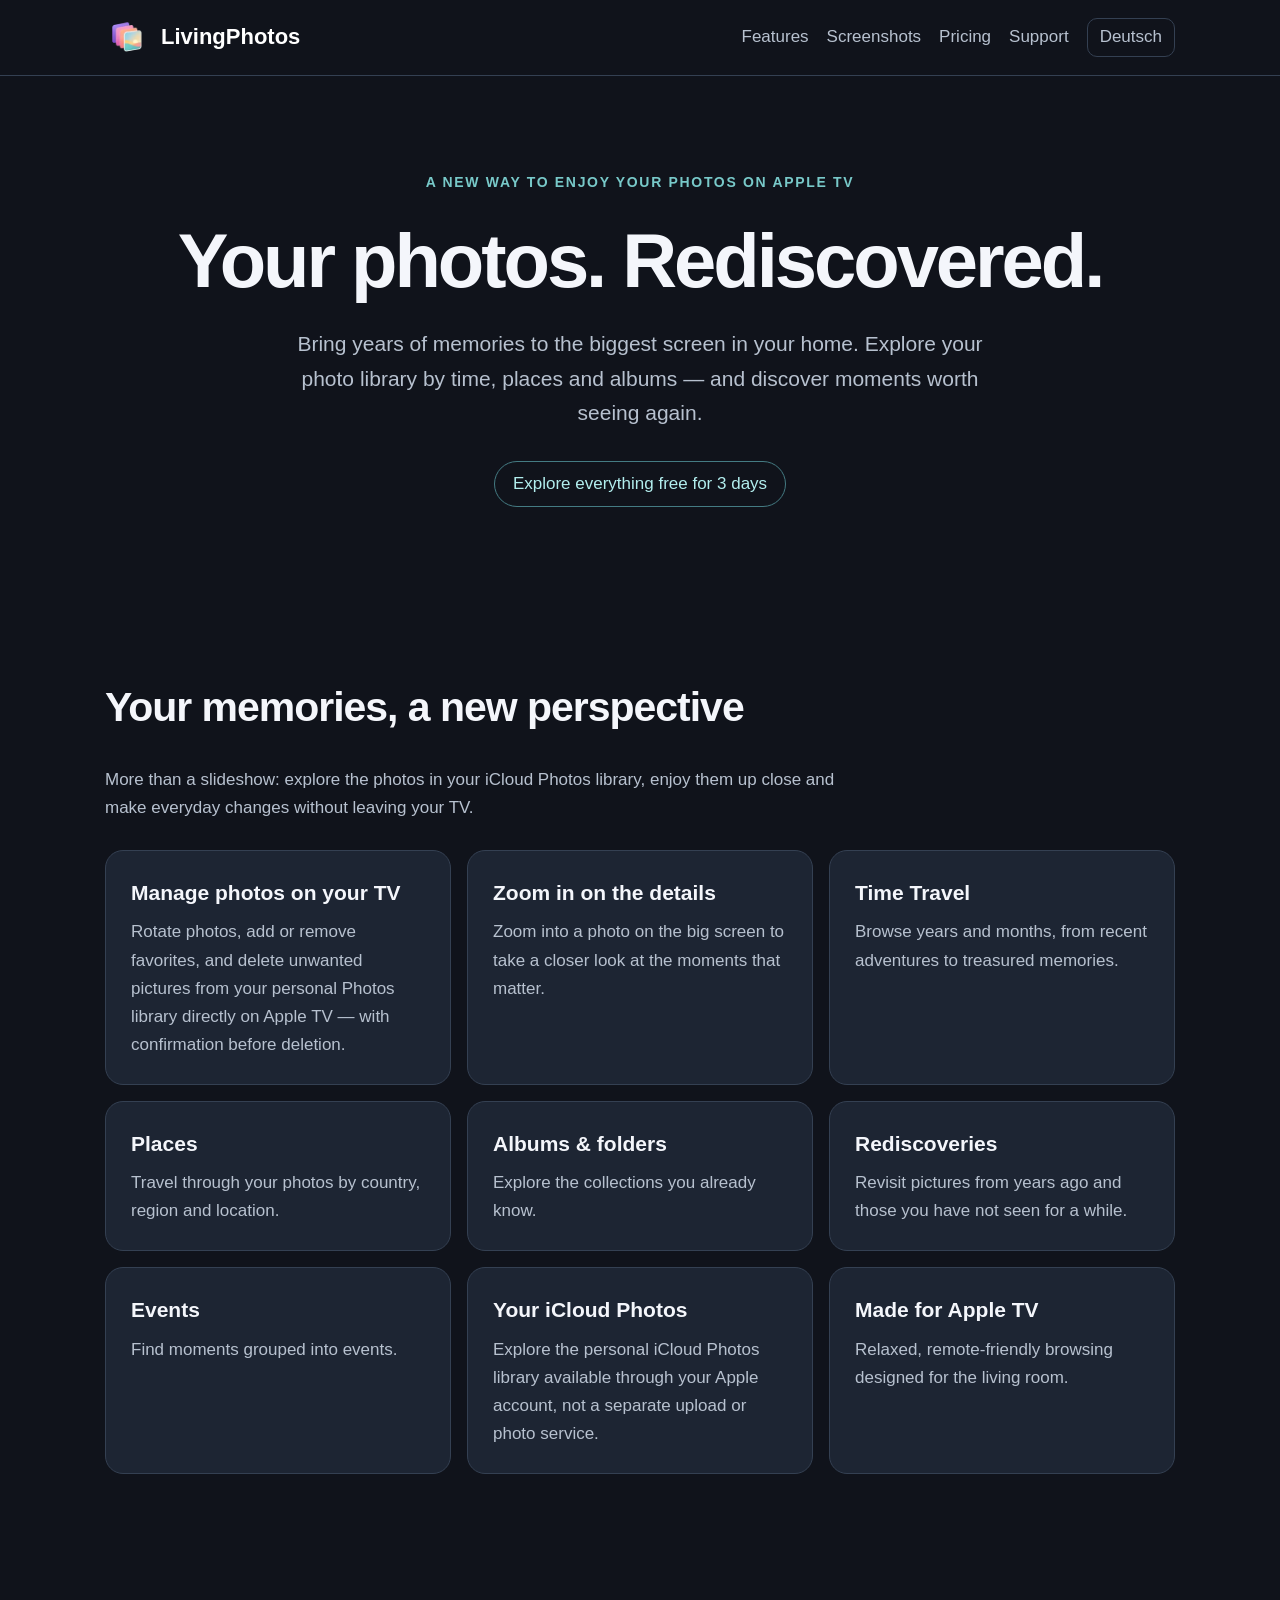
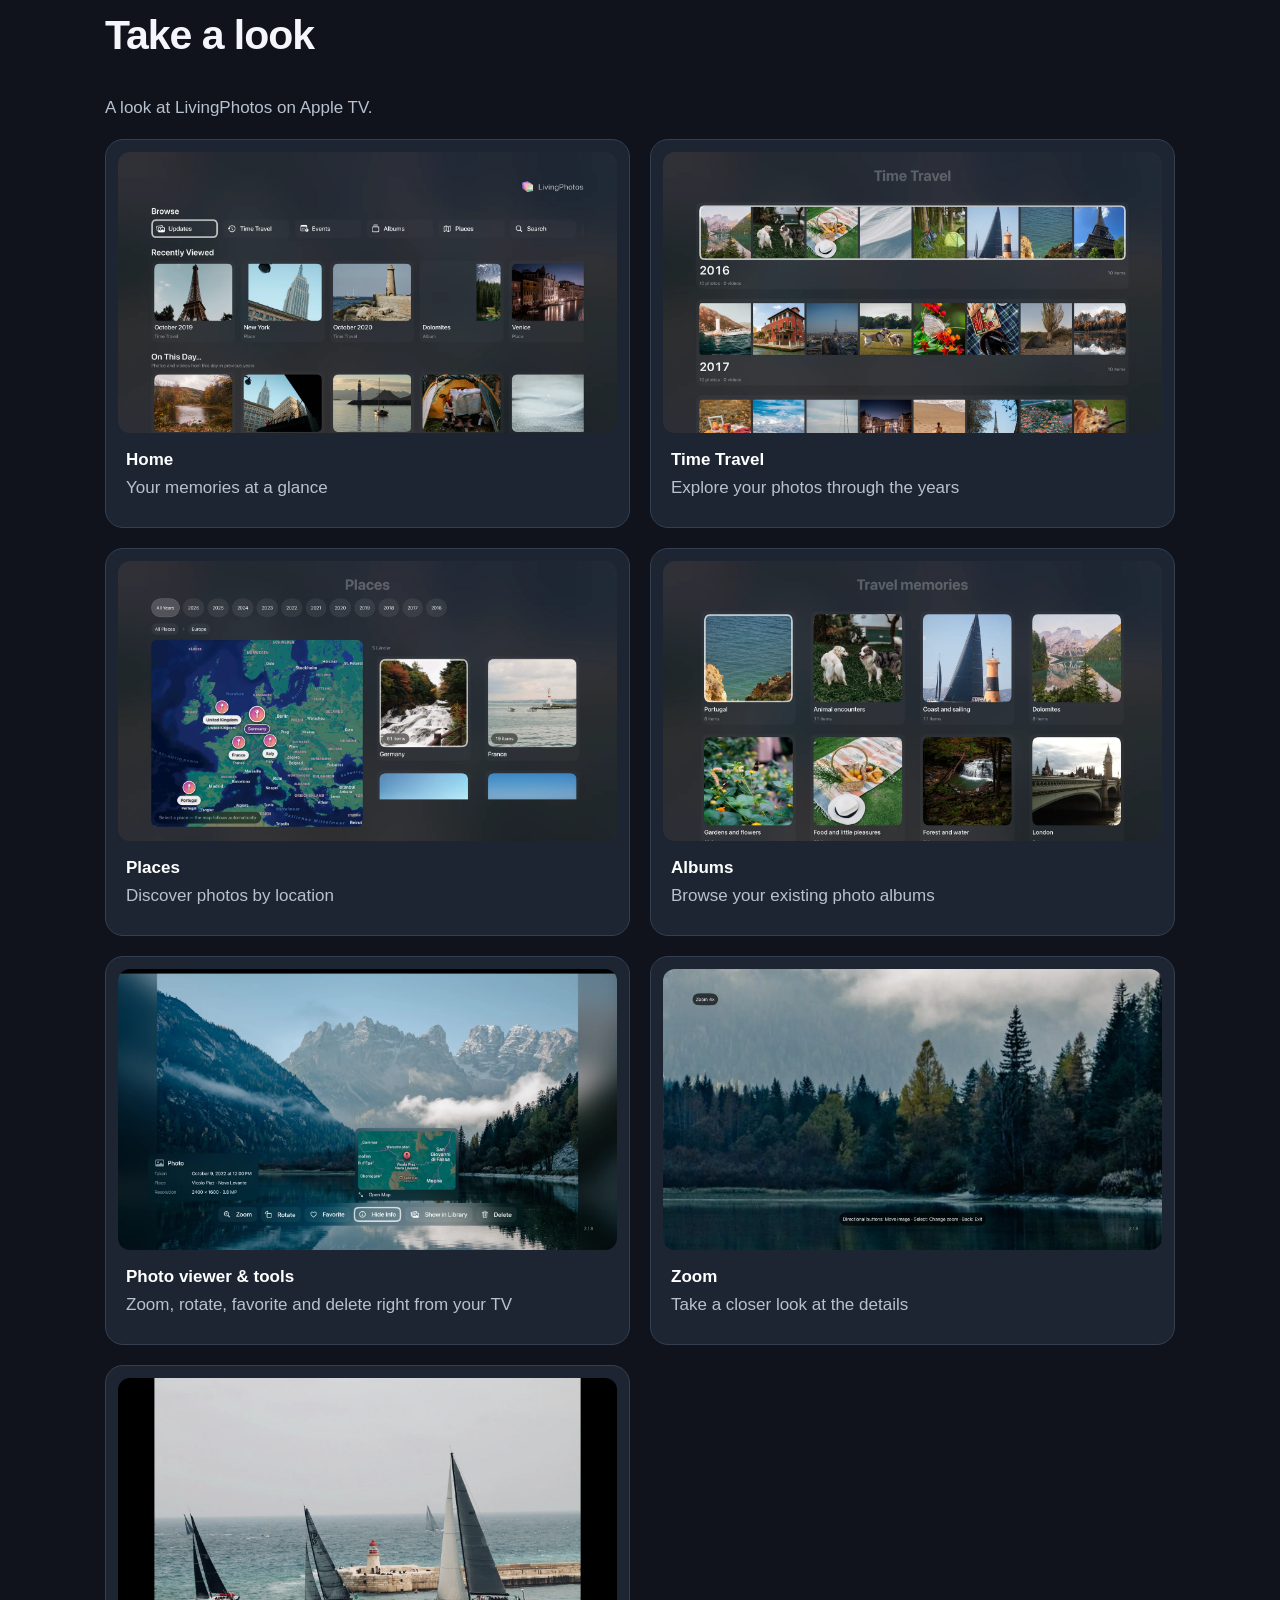
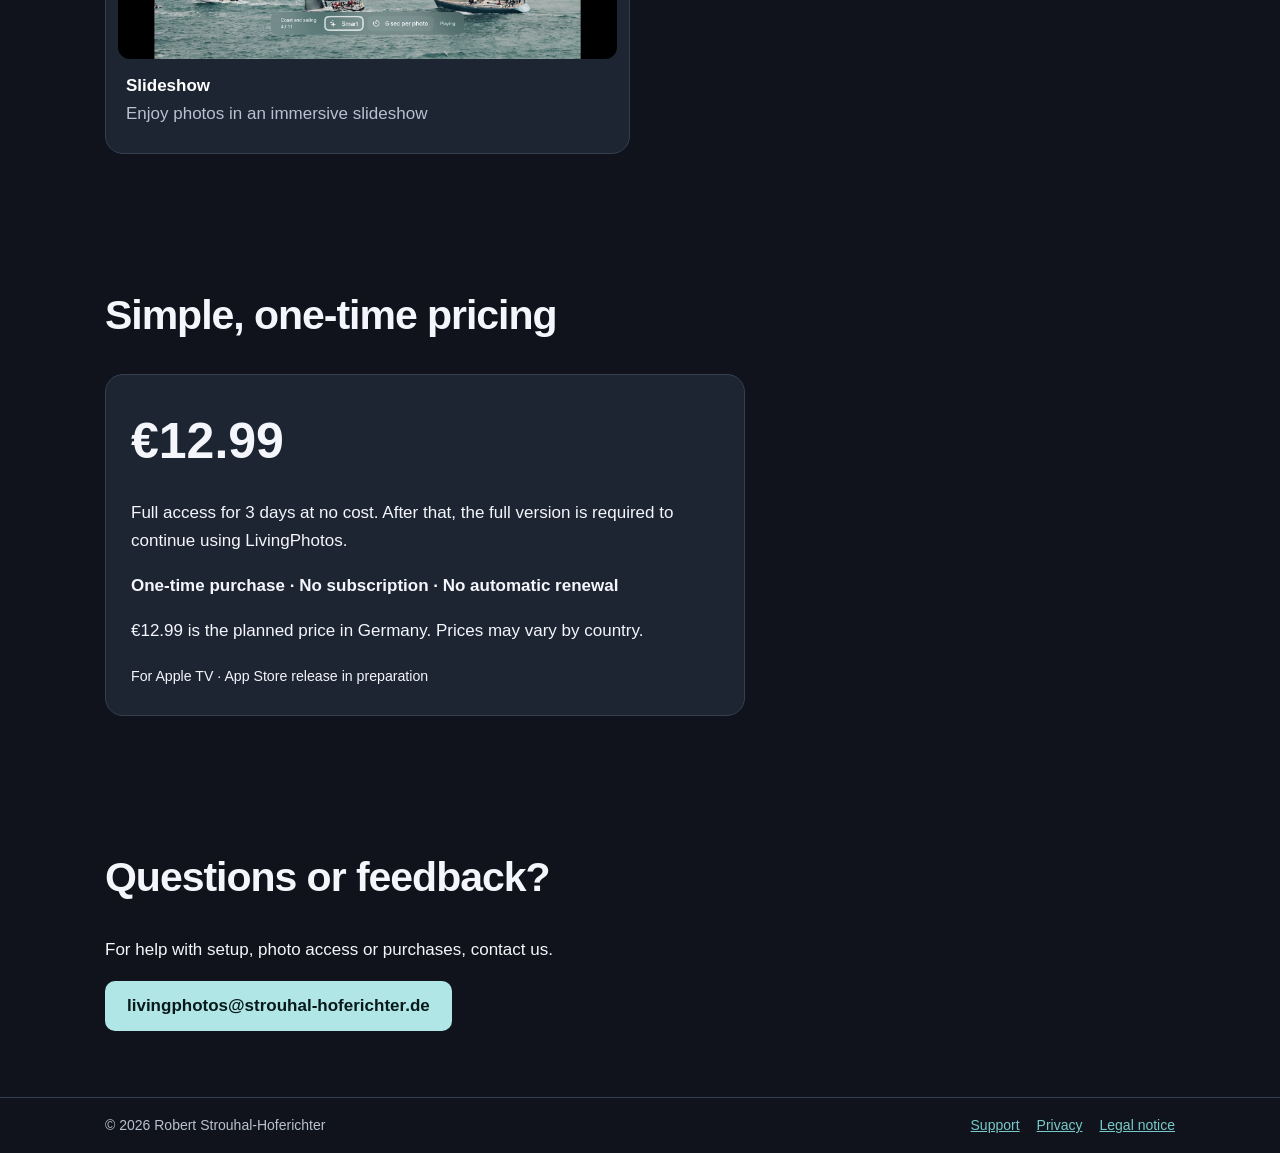
<file: index.html>
<!doctype html><html lang="en"><head><meta charset="utf-8"><meta name="viewport" content="width=device-width,initial-scale=1"><title>Home | LivingPhotos</title><meta name="theme-color" content="#10131b"><meta name="description" content="Explore your personal iCloud Photos library on Apple TV. Zoom into details, rotate photos, mark favorites and delete unwanted pictures with confirmation."><link rel="canonical" href="https://livingphotos.strouhal-hoferichter.de/index.html"><link rel="alternate" hreflang="en" href="https://livingphotos.strouhal-hoferichter.de/index.html"><link rel="alternate" hreflang="de" href="https://livingphotos.strouhal-hoferichter.de/de/index.html"><link rel="icon" type="image/svg+xml" href="assets/logo.svg"><link rel="stylesheet" href="assets/styles.css"></head><body><a class="skip" href="#content">Skip to content / Zum Inhalt</a><header><div class="wrap"><a class="brand" href="index.html"><img src="assets/logo.svg" alt="" width="43" height="43">LivingPhotos</a><nav class="nav" aria-label="Navigation"><a href="index.html#features">Features</a><a href="index.html#screenshots">Screenshots</a><a href="index.html#pricing">Pricing</a><a href="support.html">Support</a><a class="lang" href="/de/index.html" hreflang="de">Deutsch</a></nav></div></header><main id="content"><section class="hero wrap"><div class="eyebrow">A new way to enjoy your photos on Apple TV</div><h1>Your photos. Rediscovered.</h1><p>Bring years of memories to the biggest screen in your home. Explore your photo library by time, places and albums — and discover moments worth seeing again.</p><span class="pill">Explore everything free for 3 days</span></section><section class="section wrap" id="features"><h2>Your memories, a new perspective</h2><p class="lead">More than a slideshow: explore the photos in your iCloud Photos library, enjoy them up close and make everyday changes without leaving your TV.</p><div class="cards"><article class="card"><h3>Manage photos on your TV</h3><p>Rotate photos, add or remove favorites, and delete unwanted pictures from your personal Photos library directly on Apple TV — with confirmation before deletion.</p></article><article class="card"><h3>Zoom in on the details</h3><p>Zoom into a photo on the big screen to take a closer look at the moments that matter.</p></article><article class="card"><h3>Time Travel</h3><p>Browse years and months, from recent adventures to treasured memories.</p></article><article class="card"><h3>Places</h3><p>Travel through your photos by country, region and location.</p></article><article class="card"><h3>Albums & folders</h3><p>Explore the collections you already know.</p></article><article class="card"><h3>Rediscoveries</h3><p>Revisit pictures from years ago and those you have not seen for a while.</p></article><article class="card"><h3>Events</h3><p>Find moments grouped into events.</p></article><article class="card"><h3>Your iCloud Photos</h3><p>Explore the personal iCloud Photos library available through your Apple account, not a separate upload or photo service.</p></article><article class="card"><h3>Made for Apple TV</h3><p>Relaxed, remote-friendly browsing designed for the living room.</p></article></div></section><section class="section wrap" id="screenshots"><h2>Take a look</h2><p class="lead">A look at LivingPhotos on Apple TV.</p><div class="showcase"><figure class="shot"><img src="assets/screenshots/home.webp" loading="lazy" decoding="async" alt="Your memories at a glance"><figcaption><strong>Home</strong>Your memories at a glance</figcaption></figure><figure class="shot"><img src="assets/screenshots/time-travel.webp" loading="lazy" decoding="async" alt="Explore your photos through the years"><figcaption><strong>Time Travel</strong>Explore your photos through the years</figcaption></figure><figure class="shot"><img src="assets/screenshots/places.webp" loading="lazy" decoding="async" alt="Discover photos by location"><figcaption><strong>Places</strong>Discover photos by location</figcaption></figure><figure class="shot"><img src="assets/screenshots/albums.webp" loading="lazy" decoding="async" alt="Browse your existing photo albums"><figcaption><strong>Albums</strong>Browse your existing photo albums</figcaption></figure><figure class="shot"><img src="assets/screenshots/photo-tools.webp" loading="lazy" decoding="async" alt="Zoom, rotate, favorite and delete right from your TV"><figcaption><strong>Photo viewer & tools</strong>Zoom, rotate, favorite and delete right from your TV</figcaption></figure><figure class="shot"><img src="assets/screenshots/zoom.webp" loading="lazy" decoding="async" alt="Take a closer look at the details"><figcaption><strong>Zoom</strong>Take a closer look at the details</figcaption></figure><figure class="shot"><img src="assets/screenshots/slideshow.webp" loading="lazy" decoding="async" alt="Enjoy photos in an immersive slideshow"><figcaption><strong>Slideshow</strong>Enjoy photos in an immersive slideshow</figcaption></figure></div></section><section class="section wrap" id="pricing"><h2>Simple, one-time pricing</h2><div class="price"><strong>€12.99</strong><p>Full access for 3 days at no cost. After that, the full version is required to continue using LivingPhotos.</p><p><b>One-time purchase · No subscription · No automatic renewal</b></p><p>€12.99 is the planned price in Germany. Prices may vary by country.</p><small>For Apple TV · App Store release in preparation</small></div></section><section class="section wrap"><h2>Questions or feedback?</h2><p>For help with setup, photo access or purchases, contact us.</p><a class="button" href="mailto:livingphotos@strouhal-hoferichter.de">livingphotos@strouhal-hoferichter.de</a></section></main><footer><div class="wrap"><span>© 2026 Robert Strouhal-Hoferichter</span><div class="footlinks"><a href="support.html">Support</a><a href="privacy.html">Privacy</a><a href="legal.html">Legal notice</a></div></div></footer></body></html>
</file>
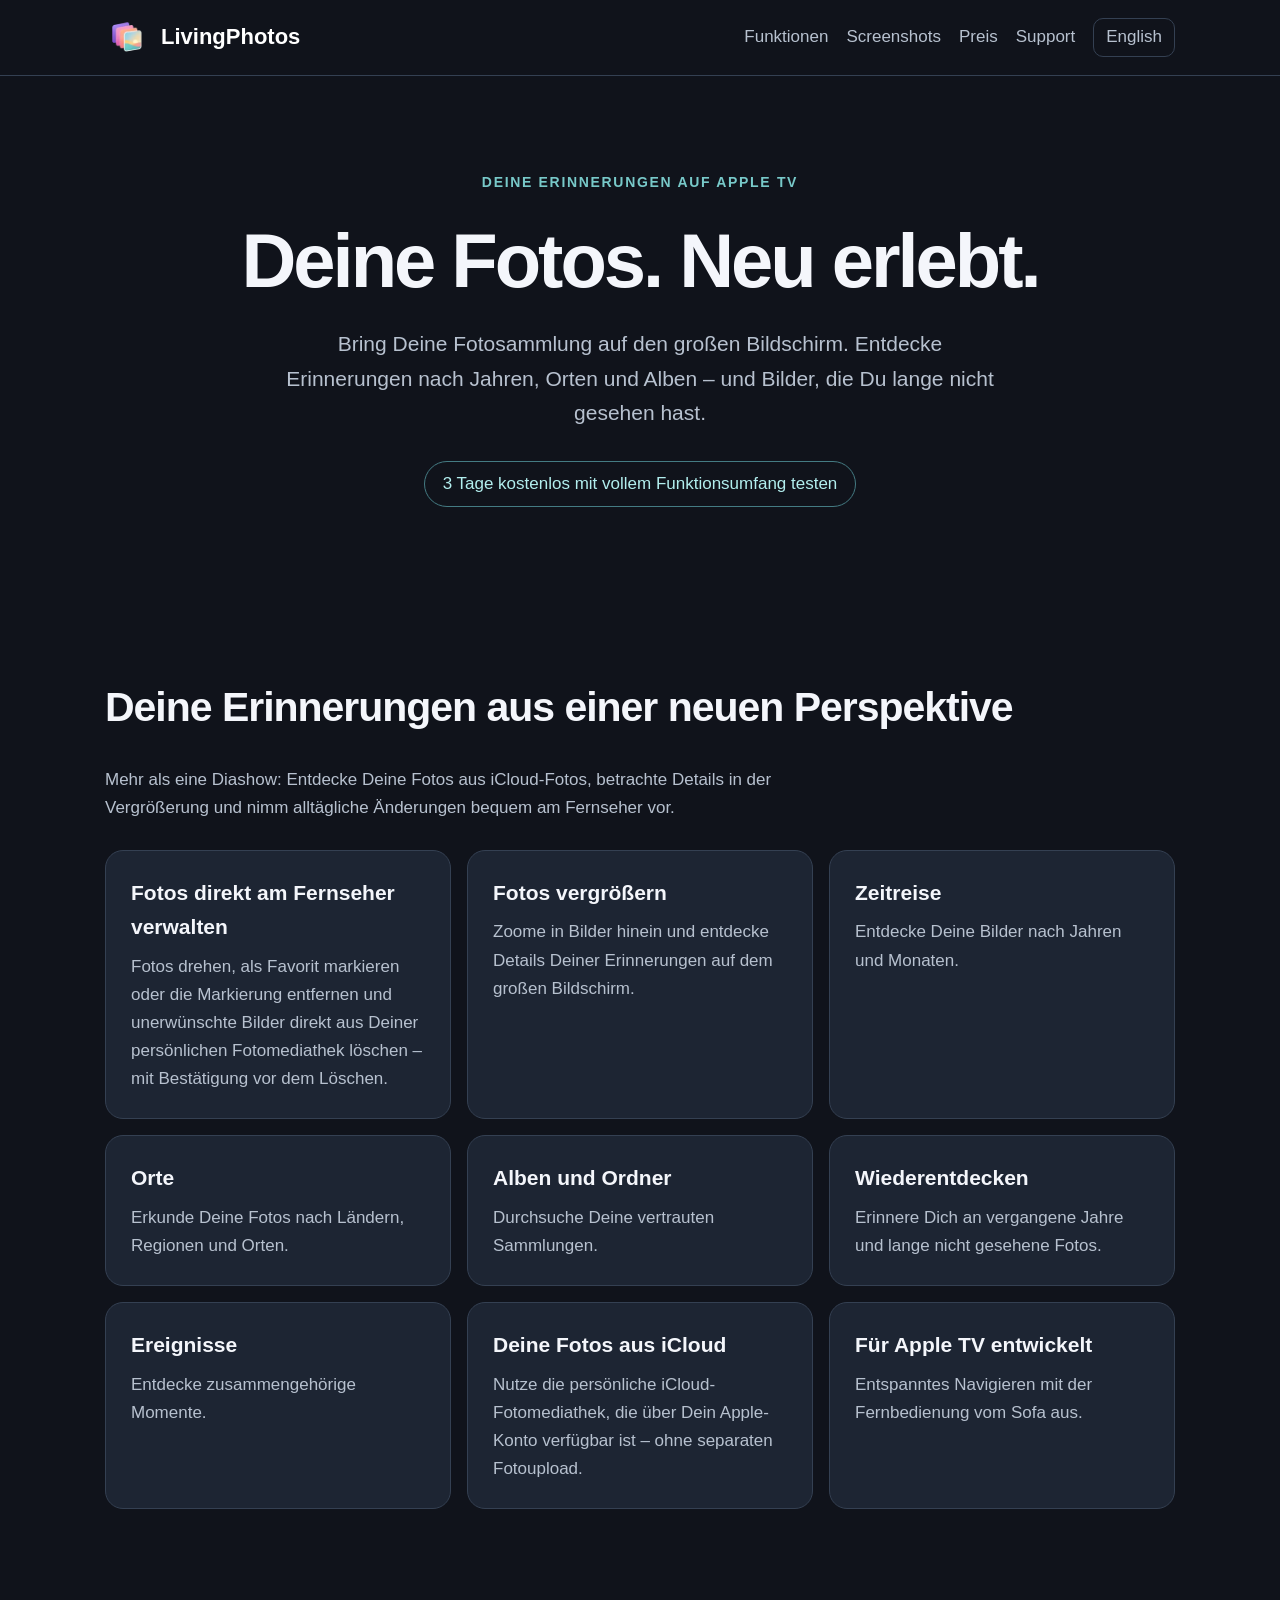
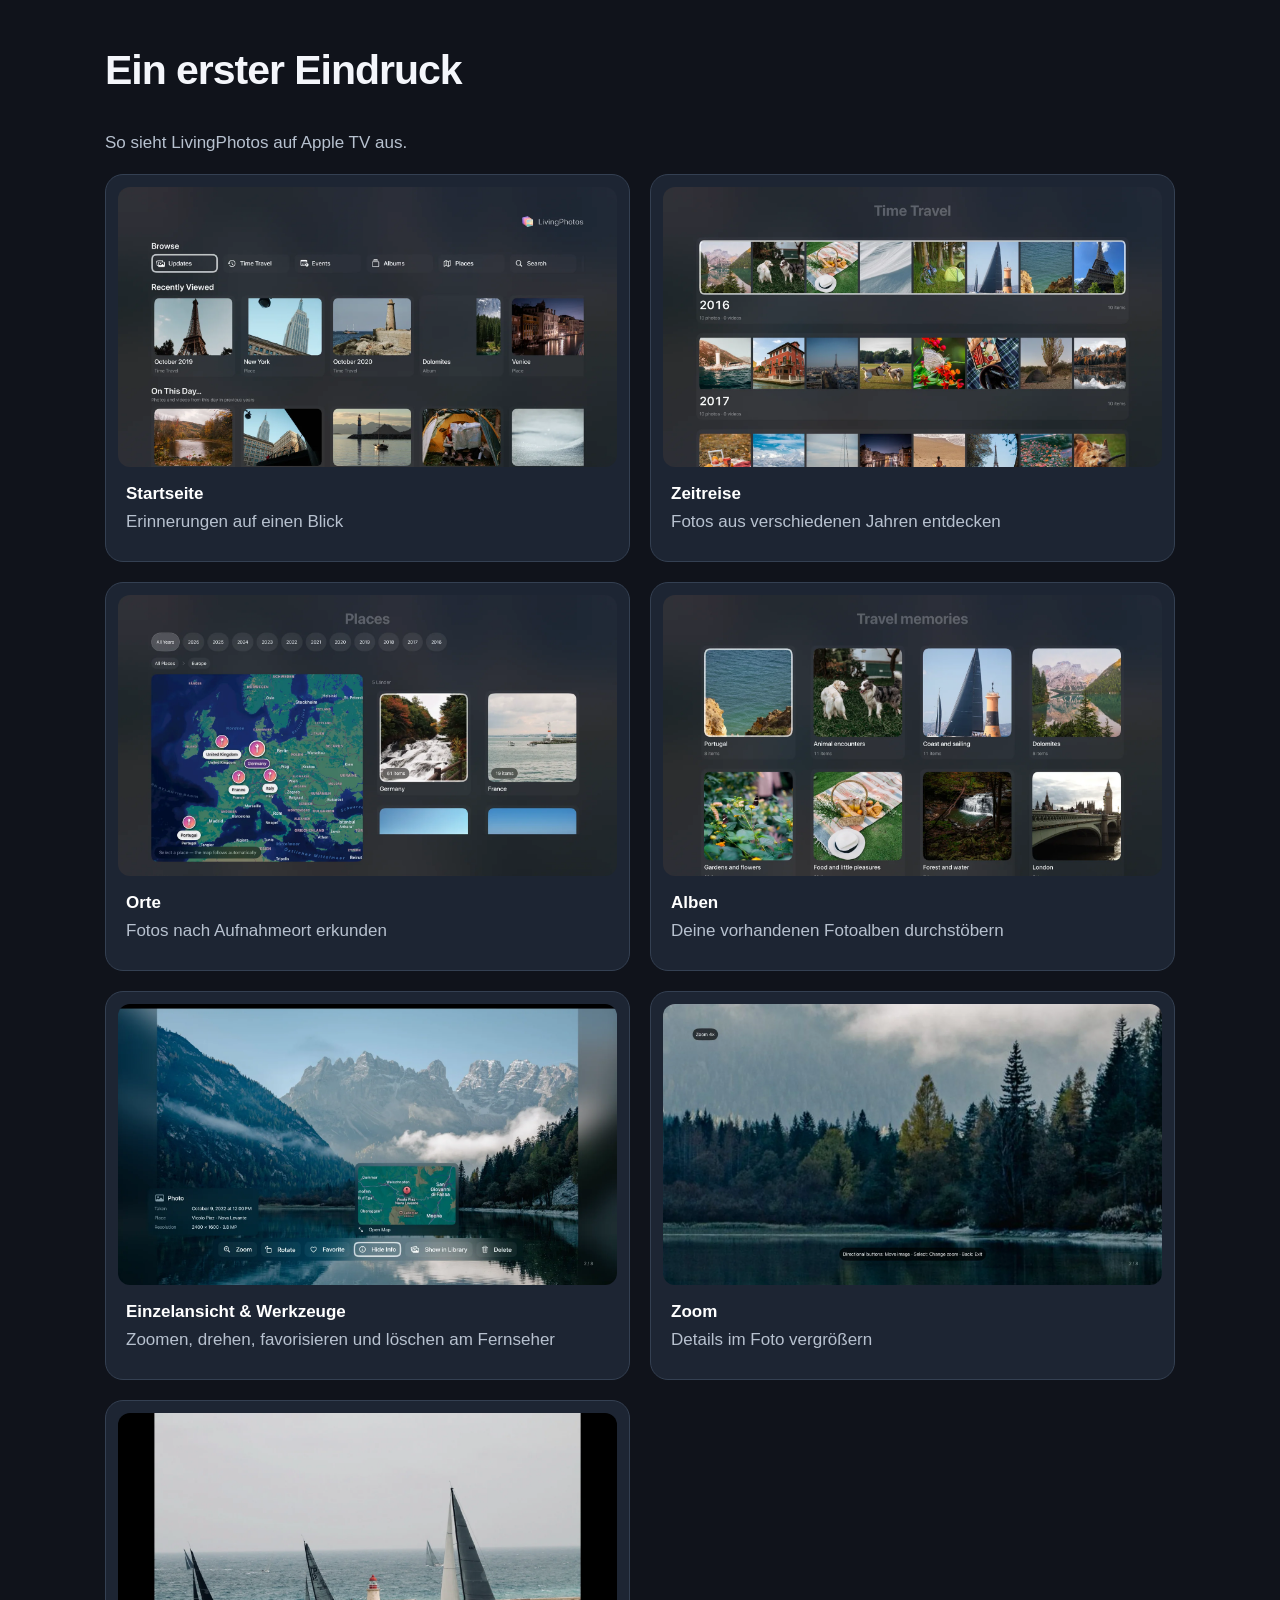
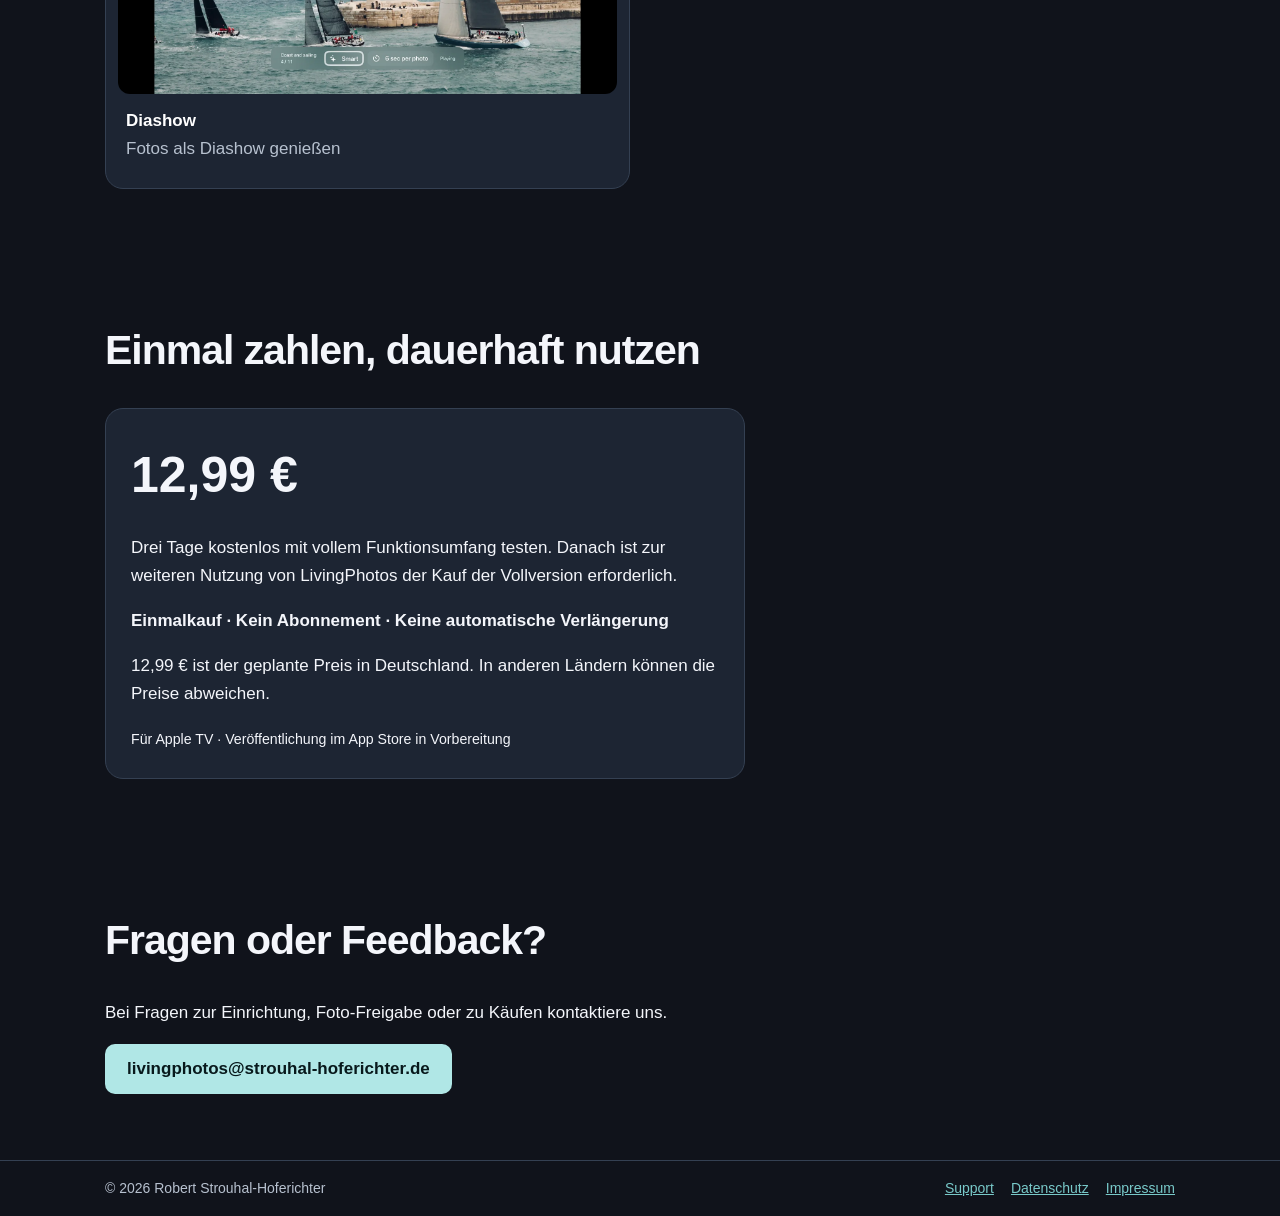
<file: de/index.html>
<!doctype html><html lang="de"><head><meta charset="utf-8"><meta name="viewport" content="width=device-width,initial-scale=1"><title>Home | LivingPhotos</title><meta name="theme-color" content="#10131b"><meta name="description" content="Entdecke Deine persönliche iCloud-Fotomediathek auf Apple TV. Zoome in Fotos hinein, drehe Bilder, markiere Favoriten und lösche unerwünschte Aufnahmen mit Bestätigung."><link rel="canonical" href="https://livingphotos.strouhal-hoferichter.de/de/index.html"><link rel="alternate" hreflang="en" href="https://livingphotos.strouhal-hoferichter.de/index.html"><link rel="alternate" hreflang="de" href="https://livingphotos.strouhal-hoferichter.de/de/index.html"><link rel="icon" type="image/svg+xml" href="../assets/logo.svg"><link rel="stylesheet" href="../assets/styles.css"></head><body><a class="skip" href="#content">Skip to content / Zum Inhalt</a><header><div class="wrap"><a class="brand" href="../index.html"><img src="../assets/logo.svg" alt="" width="43" height="43">LivingPhotos</a><nav class="nav" aria-label="Navigation"><a href="../de/index.html#features">Funktionen</a><a href="../de/index.html#screenshots">Screenshots</a><a href="../de/index.html#pricing">Preis</a><a href="../de/support.html">Support</a><a class="lang" href="/index.html" hreflang="en">English</a></nav></div></header><main id="content"><section class="hero wrap"><div class="eyebrow">Deine Erinnerungen auf Apple TV</div><h1>Deine Fotos. Neu erlebt.</h1><p>Bring Deine Fotosammlung auf den großen Bildschirm. Entdecke Erinnerungen nach Jahren, Orten und Alben – und Bilder, die Du lange nicht gesehen hast.</p><span class="pill">3 Tage kostenlos mit vollem Funktionsumfang testen</span></section><section class="section wrap" id="features"><h2>Deine Erinnerungen aus einer neuen Perspektive</h2><p class="lead">Mehr als eine Diashow: Entdecke Deine Fotos aus iCloud-Fotos, betrachte Details in der Vergrößerung und nimm alltägliche Änderungen bequem am Fernseher vor.</p><div class="cards"><article class="card"><h3>Fotos direkt am Fernseher verwalten</h3><p>Fotos drehen, als Favorit markieren oder die Markierung entfernen und unerwünschte Bilder direkt aus Deiner persönlichen Fotomediathek löschen – mit Bestätigung vor dem Löschen.</p></article><article class="card"><h3>Fotos vergrößern</h3><p>Zoome in Bilder hinein und entdecke Details Deiner Erinnerungen auf dem großen Bildschirm.</p></article><article class="card"><h3>Zeitreise</h3><p>Entdecke Deine Bilder nach Jahren und Monaten.</p></article><article class="card"><h3>Orte</h3><p>Erkunde Deine Fotos nach Ländern, Regionen und Orten.</p></article><article class="card"><h3>Alben und Ordner</h3><p>Durchsuche Deine vertrauten Sammlungen.</p></article><article class="card"><h3>Wiederentdecken</h3><p>Erinnere Dich an vergangene Jahre und lange nicht gesehene Fotos.</p></article><article class="card"><h3>Ereignisse</h3><p>Entdecke zusammengehörige Momente.</p></article><article class="card"><h3>Deine Fotos aus iCloud</h3><p>Nutze die persönliche iCloud-Fotomediathek, die über Dein Apple-Konto verfügbar ist – ohne separaten Fotoupload.</p></article><article class="card"><h3>Für Apple TV entwickelt</h3><p>Entspanntes Navigieren mit der Fernbedienung vom Sofa aus.</p></article></div></section><section class="section wrap" id="screenshots"><h2>Ein erster Eindruck</h2><p class="lead">So sieht LivingPhotos auf Apple TV aus.</p><div class="showcase"><figure class="shot"><img src="../assets/screenshots/home.webp" loading="lazy" decoding="async" alt="Erinnerungen auf einen Blick"><figcaption><strong>Startseite</strong>Erinnerungen auf einen Blick</figcaption></figure><figure class="shot"><img src="../assets/screenshots/time-travel.webp" loading="lazy" decoding="async" alt="Fotos aus verschiedenen Jahren entdecken"><figcaption><strong>Zeitreise</strong>Fotos aus verschiedenen Jahren entdecken</figcaption></figure><figure class="shot"><img src="../assets/screenshots/places.webp" loading="lazy" decoding="async" alt="Fotos nach Aufnahmeort erkunden"><figcaption><strong>Orte</strong>Fotos nach Aufnahmeort erkunden</figcaption></figure><figure class="shot"><img src="../assets/screenshots/albums.webp" loading="lazy" decoding="async" alt="Deine vorhandenen Fotoalben durchstöbern"><figcaption><strong>Alben</strong>Deine vorhandenen Fotoalben durchstöbern</figcaption></figure><figure class="shot"><img src="../assets/screenshots/photo-tools.webp" loading="lazy" decoding="async" alt="Zoomen, drehen, favorisieren und löschen am Fernseher"><figcaption><strong>Einzelansicht & Werkzeuge</strong>Zoomen, drehen, favorisieren und löschen am Fernseher</figcaption></figure><figure class="shot"><img src="../assets/screenshots/zoom.webp" loading="lazy" decoding="async" alt="Details im Foto vergrößern"><figcaption><strong>Zoom</strong>Details im Foto vergrößern</figcaption></figure><figure class="shot"><img src="../assets/screenshots/slideshow.webp" loading="lazy" decoding="async" alt="Fotos als Diashow genießen"><figcaption><strong>Diashow</strong>Fotos als Diashow genießen</figcaption></figure></div></section><section class="section wrap" id="pricing"><h2>Einmal zahlen, dauerhaft nutzen</h2><div class="price"><strong>12,99 €</strong><p>Drei Tage kostenlos mit vollem Funktionsumfang testen. Danach ist zur weiteren Nutzung von LivingPhotos der Kauf der Vollversion erforderlich.</p><p><b>Einmalkauf · Kein Abonnement · Keine automatische Verlängerung</b></p><p>12,99 € ist der geplante Preis in Deutschland. In anderen Ländern können die Preise abweichen.</p><small>Für Apple TV · Veröffentlichung im App Store in Vorbereitung</small></div></section><section class="section wrap"><h2>Fragen oder Feedback?</h2><p>Bei Fragen zur Einrichtung, Foto-Freigabe oder zu Käufen kontaktiere uns.</p><a class="button" href="mailto:livingphotos@strouhal-hoferichter.de">livingphotos@strouhal-hoferichter.de</a></section></main><footer><div class="wrap"><span>© 2026 Robert Strouhal-Hoferichter</span><div class="footlinks"><a href="../de/support.html">Support</a><a href="../de/privacy.html">Datenschutz</a><a href="../de/legal.html">Impressum</a></div></div></footer></body></html>
</file>
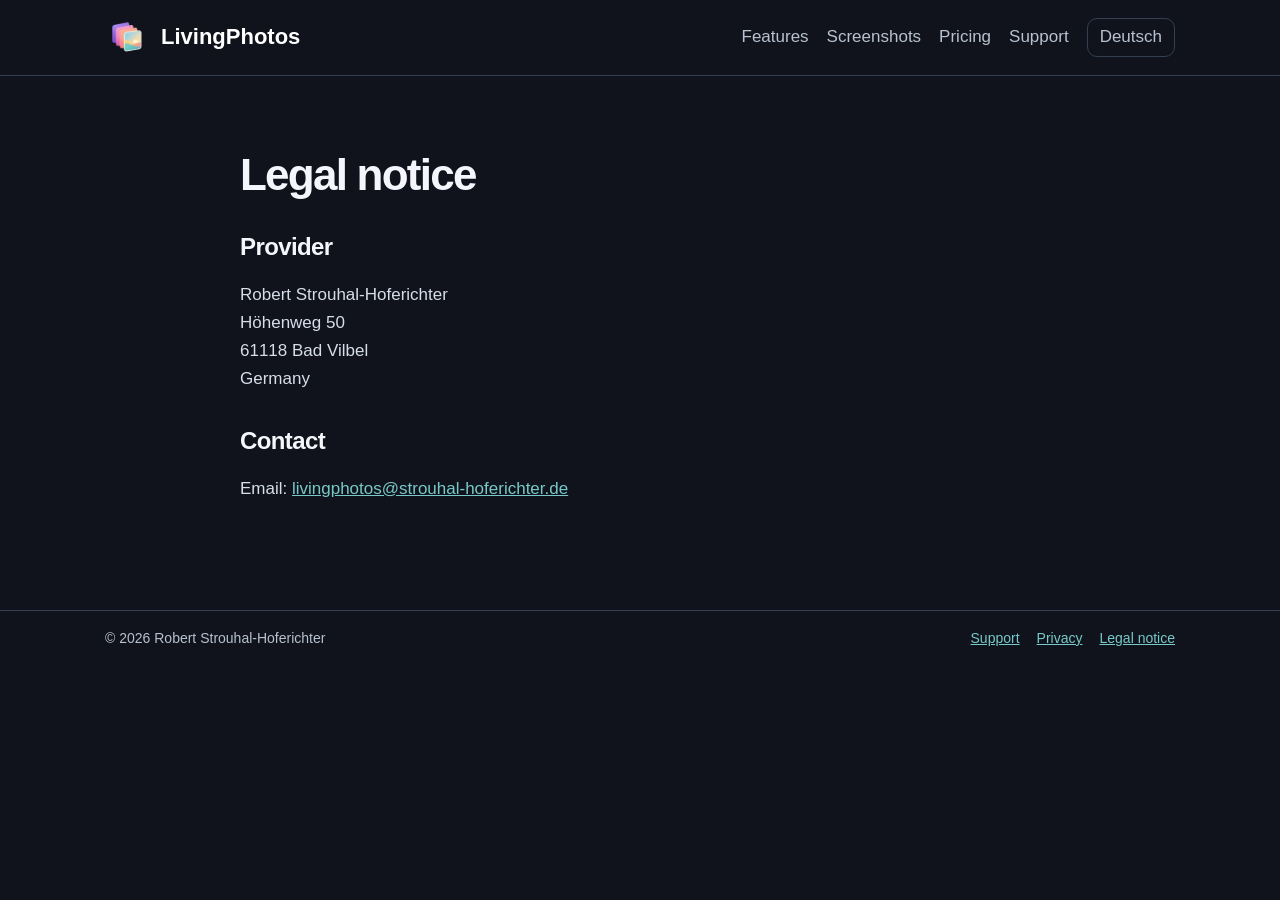
<file: legal.html>
<!doctype html><html lang="en"><head><meta charset="utf-8"><meta name="viewport" content="width=device-width,initial-scale=1"><title>Legal notice | LivingPhotos</title><meta name="theme-color" content="#10131b"><meta name="description" content="Bring years of memories to the biggest screen in your home. Explore your photo library by time, places and albums — and discover moments worth seeing again."><link rel="canonical" href="https://livingphotos.strouhal-hoferichter.de/legal.html"><link rel="alternate" hreflang="en" href="https://livingphotos.strouhal-hoferichter.de/legal.html"><link rel="alternate" hreflang="de" href="https://livingphotos.strouhal-hoferichter.de/de/legal.html"><link rel="icon" type="image/svg+xml" href="assets/logo.svg"><link rel="stylesheet" href="assets/styles.css"></head><body><a class="skip" href="#content">Skip to content / Zum Inhalt</a><header><div class="wrap"><a class="brand" href="index.html"><img src="assets/logo.svg" alt="" width="43" height="43">LivingPhotos</a><nav class="nav" aria-label="Navigation"><a href="index.html#features">Features</a><a href="index.html#screenshots">Screenshots</a><a href="index.html#pricing">Pricing</a><a href="support.html">Support</a><a class="lang" href="/de/legal.html" hreflang="de">Deutsch</a></nav></div></header><main id="content"><div class="wrap prose"><h1>Legal notice</h1><h2>Provider</h2><p>Robert Strouhal-Hoferichter<br>Höhenweg 50<br>61118 Bad Vilbel<br>Germany</p><h2>Contact</h2><p>Email: <a href="mailto:livingphotos@strouhal-hoferichter.de">livingphotos@strouhal-hoferichter.de</a></p></div></main><footer><div class="wrap"><span>© 2026 Robert Strouhal-Hoferichter</span><div class="footlinks"><a href="support.html">Support</a><a href="privacy.html">Privacy</a><a href="legal.html">Legal notice</a></div></div></footer></body></html>
</file>
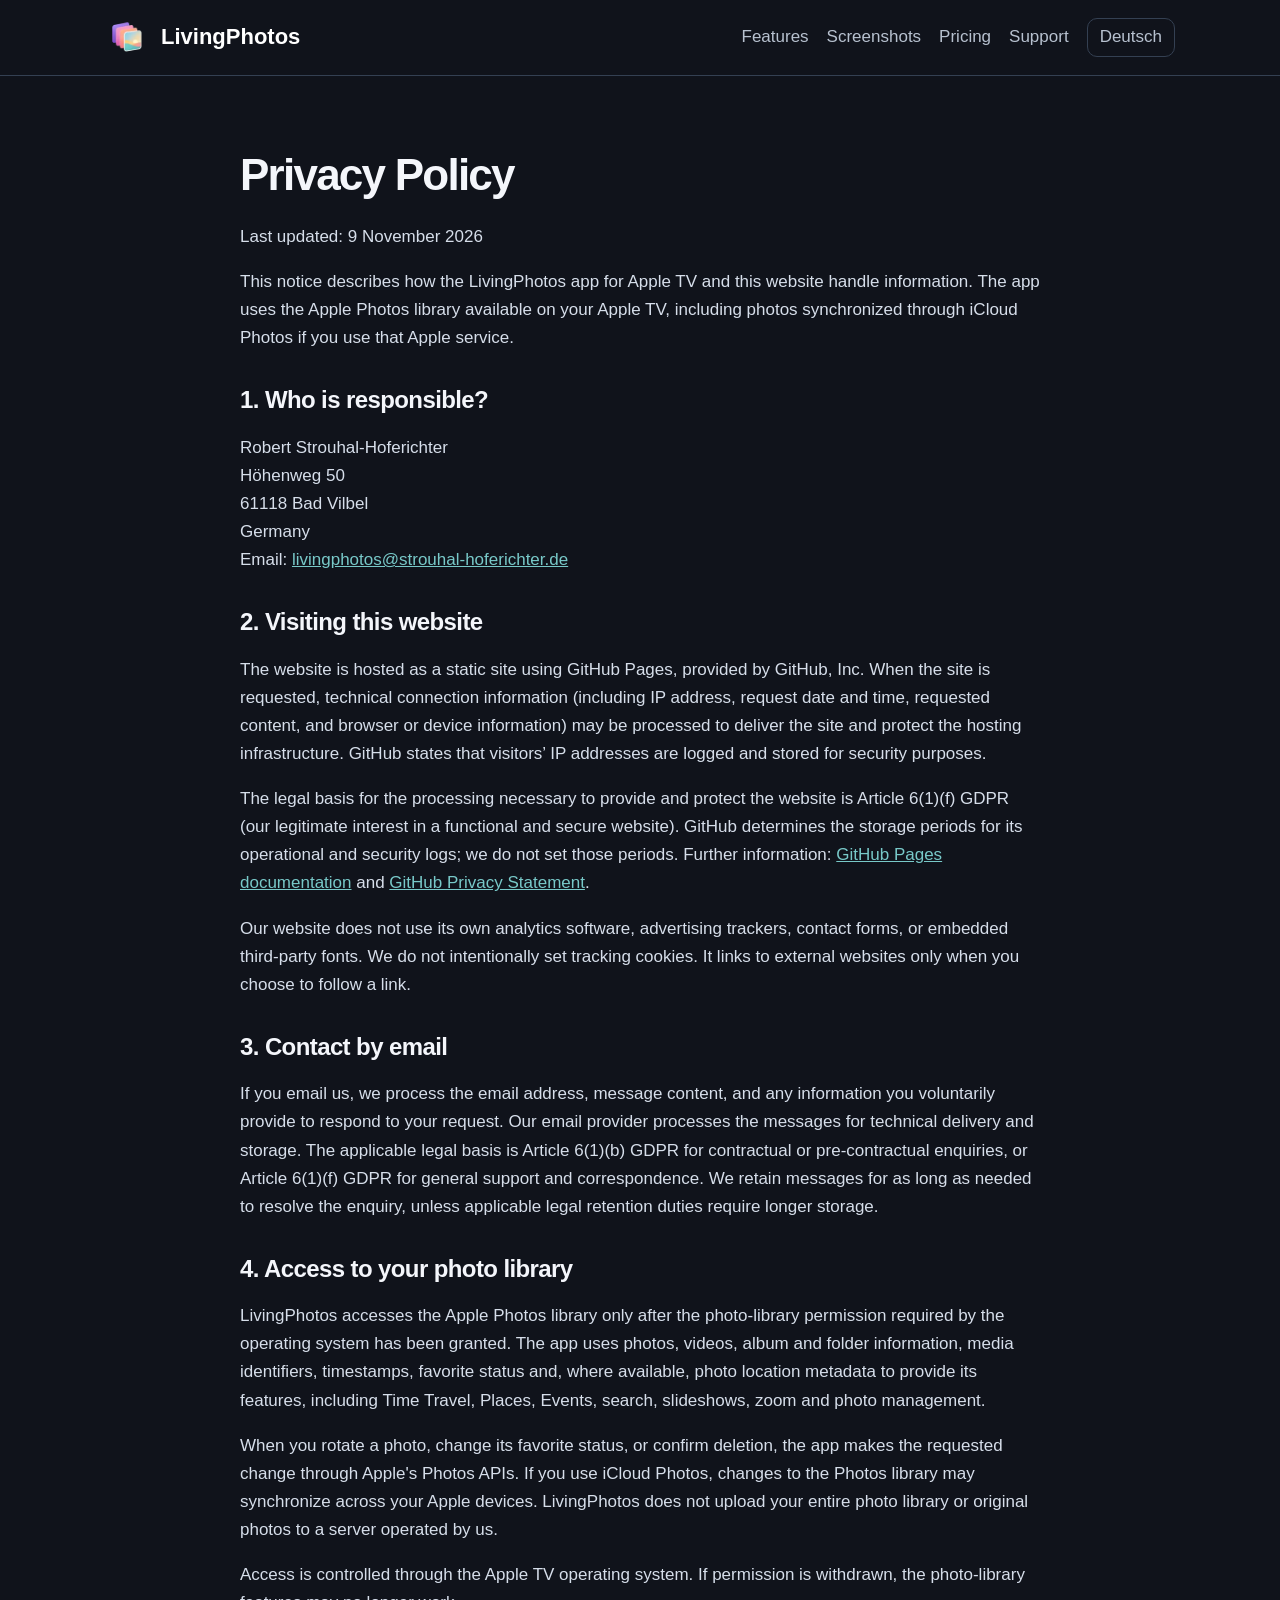
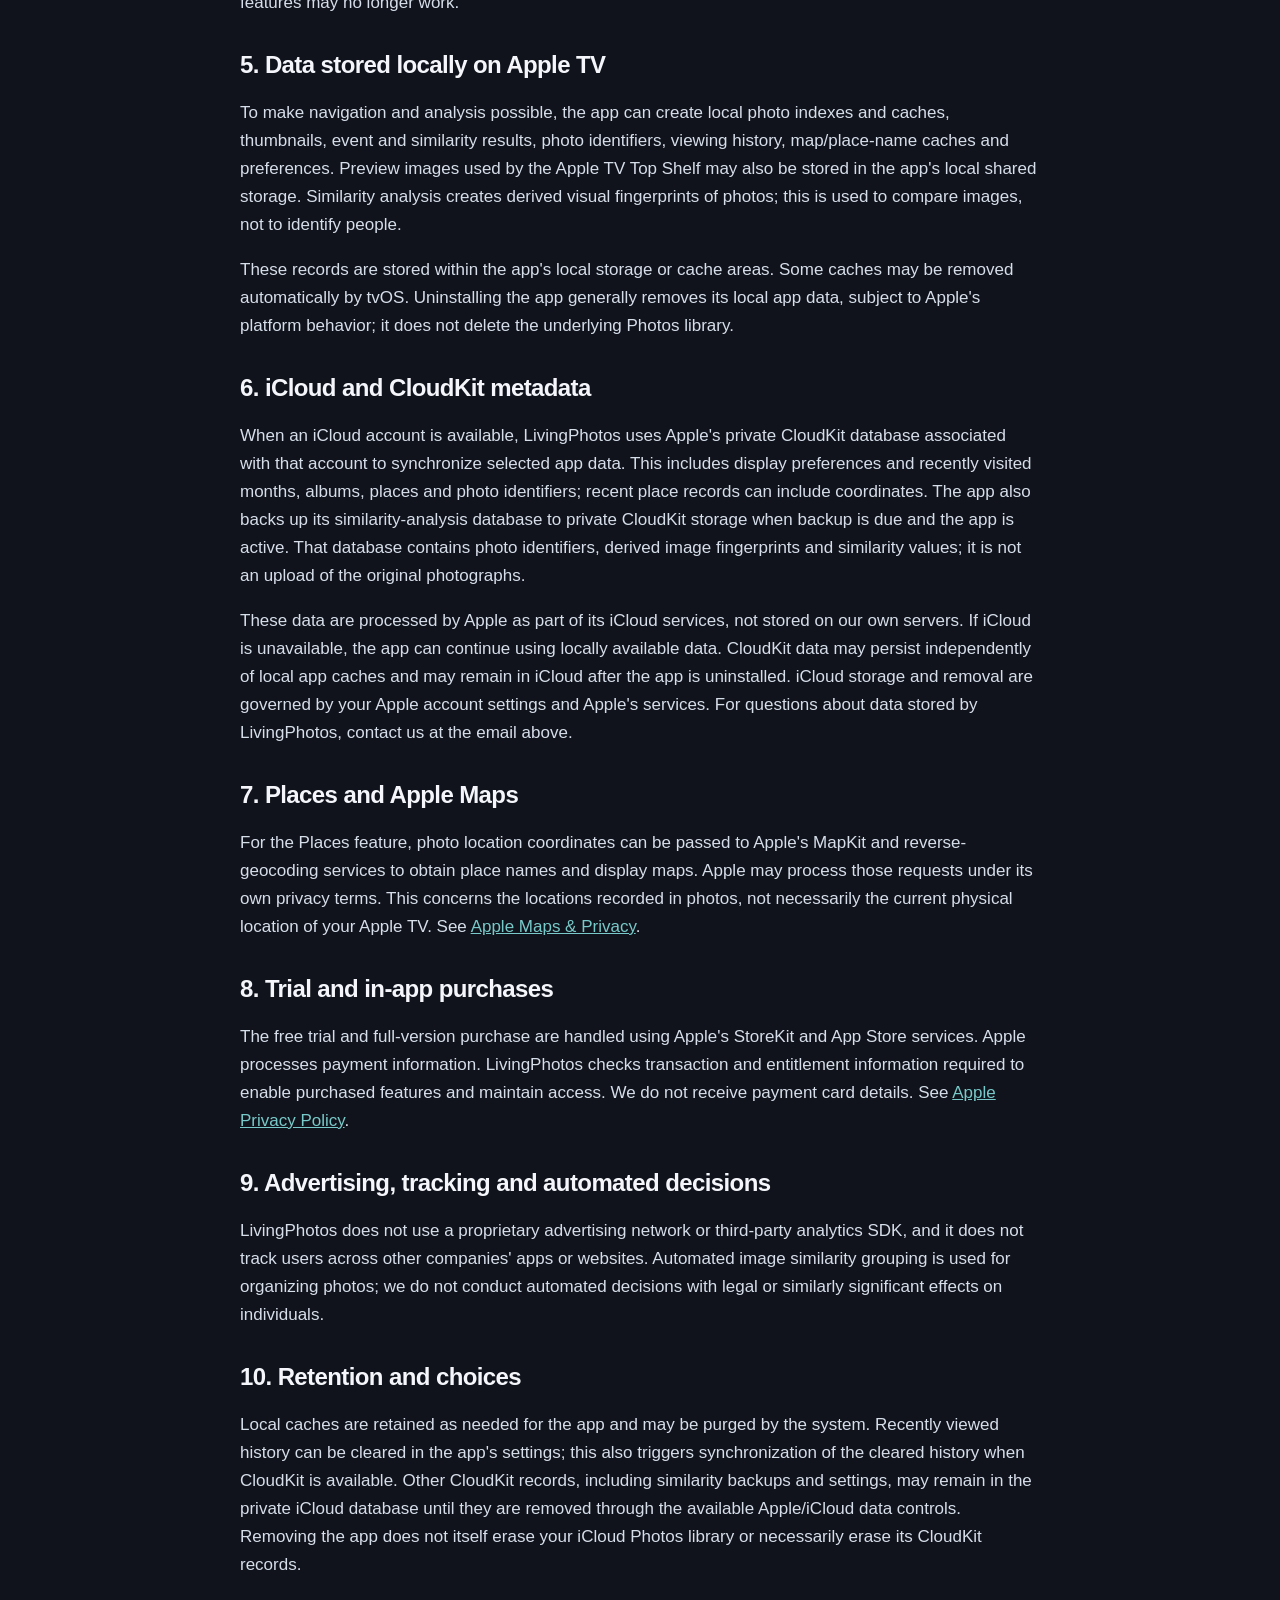
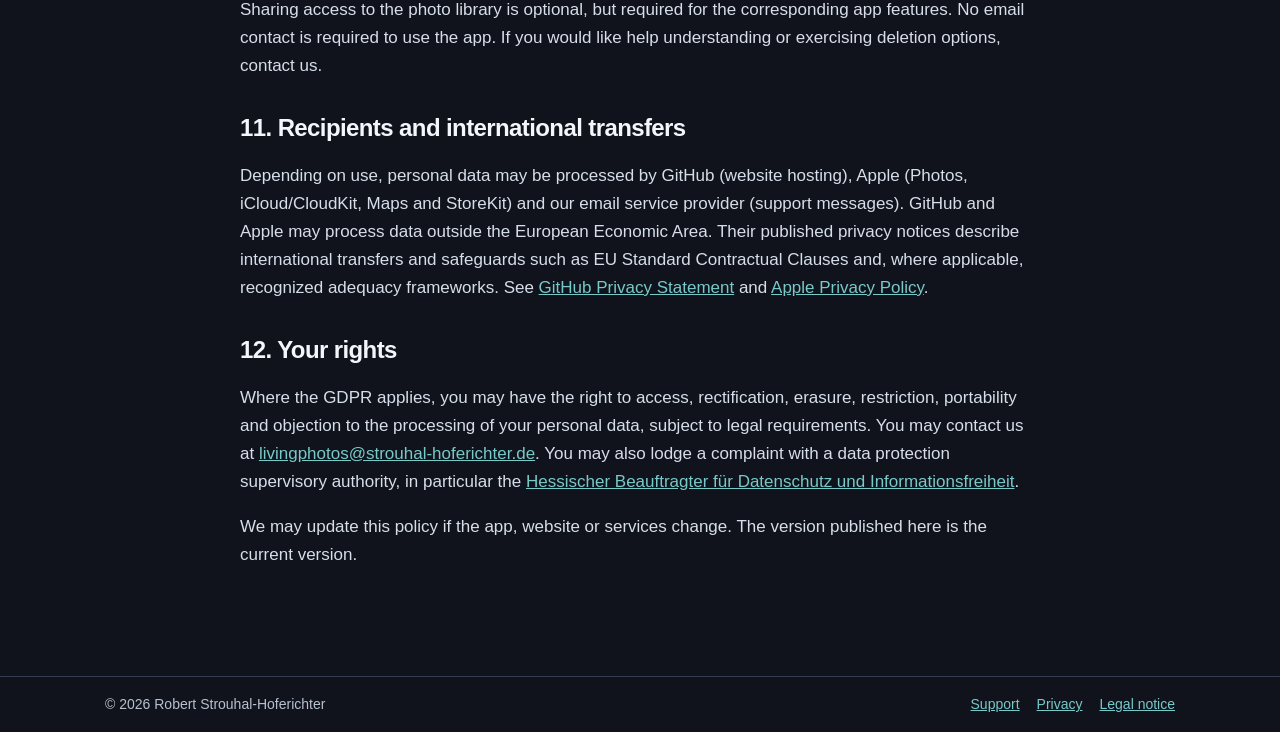
<file: privacy.html>
<!doctype html><html lang="en"><head><meta charset="utf-8"><meta name="viewport" content="width=device-width,initial-scale=1"><title>Privacy policy | LivingPhotos</title><meta name="theme-color" content="#10131b"><meta name="description" content="Bring years of memories to the biggest screen in your home. Explore your photo library by time, places and albums — and discover moments worth seeing again."><link rel="canonical" href="https://livingphotos.strouhal-hoferichter.de/privacy.html"><link rel="alternate" hreflang="en" href="https://livingphotos.strouhal-hoferichter.de/privacy.html"><link rel="alternate" hreflang="de" href="https://livingphotos.strouhal-hoferichter.de/de/privacy.html"><link rel="icon" type="image/svg+xml" href="assets/logo.svg"><link rel="stylesheet" href="assets/styles.css"></head><body><a class="skip" href="#content">Skip to content / Zum Inhalt</a><header><div class="wrap"><a class="brand" href="index.html"><img src="assets/logo.svg" alt="" width="43" height="43">LivingPhotos</a><nav class="nav" aria-label="Navigation"><a href="index.html#features">Features</a><a href="index.html#screenshots">Screenshots</a><a href="index.html#pricing">Pricing</a><a href="support.html">Support</a><a class="lang" href="/de/privacy.html" hreflang="de">Deutsch</a></nav></div></header><main id="content"><div class="wrap prose">
<h1>Privacy Policy</h1>
<p>Last updated: 9 November 2026</p>
<p>This notice describes how the LivingPhotos app for Apple TV and this website handle information. The app uses the Apple Photos library available on your Apple TV, including photos synchronized through iCloud Photos if you use that Apple service.</p>
<h2>1. Who is responsible?</h2>
<p>Robert Strouhal-Hoferichter<br>Höhenweg 50<br>61118 Bad Vilbel<br>Germany<br>Email: <a href="mailto:livingphotos@strouhal-hoferichter.de">livingphotos@strouhal-hoferichter.de</a></p>
<h2>2. Visiting this website</h2>
<p>The website is hosted as a static site using GitHub Pages, provided by GitHub, Inc. When the site is requested, technical connection information (including IP address, request date and time, requested content, and browser or device information) may be processed to deliver the site and protect the hosting infrastructure. GitHub states that visitors’ IP addresses are logged and stored for security purposes.</p>
<p>The legal basis for the processing necessary to provide and protect the website is Article 6(1)(f) GDPR (our legitimate interest in a functional and secure website). GitHub determines the storage periods for its operational and security logs; we do not set those periods. Further information: <a href="https://docs.github.com/en/pages/getting-started-with-github-pages/what-is-github-pages" target="_blank" rel="noopener noreferrer">GitHub Pages documentation</a> and <a href="https://docs.github.com/en/site-policy/privacy-policies/github-general-privacy-statement" target="_blank" rel="noopener noreferrer">GitHub Privacy Statement</a>.</p>
<p>Our website does not use its own analytics software, advertising trackers, contact forms, or embedded third-party fonts. We do not intentionally set tracking cookies. It links to external websites only when you choose to follow a link.</p>
<h2>3. Contact by email</h2>
<p>If you email us, we process the email address, message content, and any information you voluntarily provide to respond to your request. Our email provider processes the messages for technical delivery and storage. The applicable legal basis is Article 6(1)(b) GDPR for contractual or pre-contractual enquiries, or Article 6(1)(f) GDPR for general support and correspondence. We retain messages for as long as needed to resolve the enquiry, unless applicable legal retention duties require longer storage.</p>
<h2>4. Access to your photo library</h2>
<p>LivingPhotos accesses the Apple Photos library only after the photo-library permission required by the operating system has been granted. The app uses photos, videos, album and folder information, media identifiers, timestamps, favorite status and, where available, photo location metadata to provide its features, including Time Travel, Places, Events, search, slideshows, zoom and photo management.</p>
<p>When you rotate a photo, change its favorite status, or confirm deletion, the app makes the requested change through Apple's Photos APIs. If you use iCloud Photos, changes to the Photos library may synchronize across your Apple devices. LivingPhotos does not upload your entire photo library or original photos to a server operated by us.</p>
<p>Access is controlled through the Apple TV operating system. If permission is withdrawn, the photo-library features may no longer work.</p>
<h2>5. Data stored locally on Apple TV</h2>
<p>To make navigation and analysis possible, the app can create local photo indexes and caches, thumbnails, event and similarity results, photo identifiers, viewing history, map/place-name caches and preferences. Preview images used by the Apple TV Top Shelf may also be stored in the app's local shared storage. Similarity analysis creates derived visual fingerprints of photos; this is used to compare images, not to identify people.</p>
<p>These records are stored within the app's local storage or cache areas. Some caches may be removed automatically by tvOS. Uninstalling the app generally removes its local app data, subject to Apple's platform behavior; it does not delete the underlying Photos library.</p>
<h2>6. iCloud and CloudKit metadata</h2>
<p>When an iCloud account is available, LivingPhotos uses Apple's private CloudKit database associated with that account to synchronize selected app data. This includes display preferences and recently visited months, albums, places and photo identifiers; recent place records can include coordinates. The app also backs up its similarity-analysis database to private CloudKit storage when backup is due and the app is active. That database contains photo identifiers, derived image fingerprints and similarity values; it is not an upload of the original photographs.</p>
<p>These data are processed by Apple as part of its iCloud services, not stored on our own servers. If iCloud is unavailable, the app can continue using locally available data. CloudKit data may persist independently of local app caches and may remain in iCloud after the app is uninstalled. iCloud storage and removal are governed by your Apple account settings and Apple's services. For questions about data stored by LivingPhotos, contact us at the email above.</p>
<h2>7. Places and Apple Maps</h2>
<p>For the Places feature, photo location coordinates can be passed to Apple's MapKit and reverse-geocoding services to obtain place names and display maps. Apple may process those requests under its own privacy terms. This concerns the locations recorded in photos, not necessarily the current physical location of your Apple TV. See <a href="https://www.apple.com/legal/privacy/data/en/apple-maps/" target="_blank" rel="noopener noreferrer">Apple Maps & Privacy</a>.</p>
<h2>8. Trial and in-app purchases</h2>
<p>The free trial and full-version purchase are handled using Apple's StoreKit and App Store services. Apple processes payment information. LivingPhotos checks transaction and entitlement information required to enable purchased features and maintain access. We do not receive payment card details. See <a href="https://www.apple.com/legal/privacy/en-ww/" target="_blank" rel="noopener noreferrer">Apple Privacy Policy</a>.</p>
<h2>9. Advertising, tracking and automated decisions</h2>
<p>LivingPhotos does not use a proprietary advertising network or third-party analytics SDK, and it does not track users across other companies' apps or websites. Automated image similarity grouping is used for organizing photos; we do not conduct automated decisions with legal or similarly significant effects on individuals.</p>
<h2>10. Retention and choices</h2>
<p>Local caches are retained as needed for the app and may be purged by the system. Recently viewed history can be cleared in the app's settings; this also triggers synchronization of the cleared history when CloudKit is available. Other CloudKit records, including similarity backups and settings, may remain in the private iCloud database until they are removed through the available Apple/iCloud data controls. Removing the app does not itself erase your iCloud Photos library or necessarily erase its CloudKit records.</p>
<p>Sharing access to the photo library is optional, but required for the corresponding app features. No email contact is required to use the app. If you would like help understanding or exercising deletion options, contact us.</p>
<h2>11. Recipients and international transfers</h2>
<p>Depending on use, personal data may be processed by GitHub (website hosting), Apple (Photos, iCloud/CloudKit, Maps and StoreKit) and our email service provider (support messages). GitHub and Apple may process data outside the European Economic Area. Their published privacy notices describe international transfers and safeguards such as EU Standard Contractual Clauses and, where applicable, recognized adequacy frameworks. See <a href="https://docs.github.com/en/site-policy/privacy-policies/github-general-privacy-statement" target="_blank" rel="noopener noreferrer">GitHub Privacy Statement</a> and <a href="https://www.apple.com/legal/privacy/en-ww/" target="_blank" rel="noopener noreferrer">Apple Privacy Policy</a>.</p>
<h2>12. Your rights</h2>
<p>Where the GDPR applies, you may have the right to access, rectification, erasure, restriction, portability and objection to the processing of your personal data, subject to legal requirements. You may contact us at <a href="mailto:livingphotos@strouhal-hoferichter.de">livingphotos@strouhal-hoferichter.de</a>. You may also lodge a complaint with a data protection supervisory authority, in particular the <a href="https://datenschutz.hessen.de/" target="_blank" rel="noopener noreferrer">Hessischer Beauftragter für Datenschutz und Informationsfreiheit</a>.</p>
<p>We may update this policy if the app, website or services change. The version published here is the current version.</p>
</div></main><footer><div class="wrap"><span>© 2026 Robert Strouhal-Hoferichter</span><div class="footlinks"><a href="support.html">Support</a><a href="privacy.html">Privacy</a><a href="legal.html">Legal notice</a></div></div></footer></body></html>
</file>
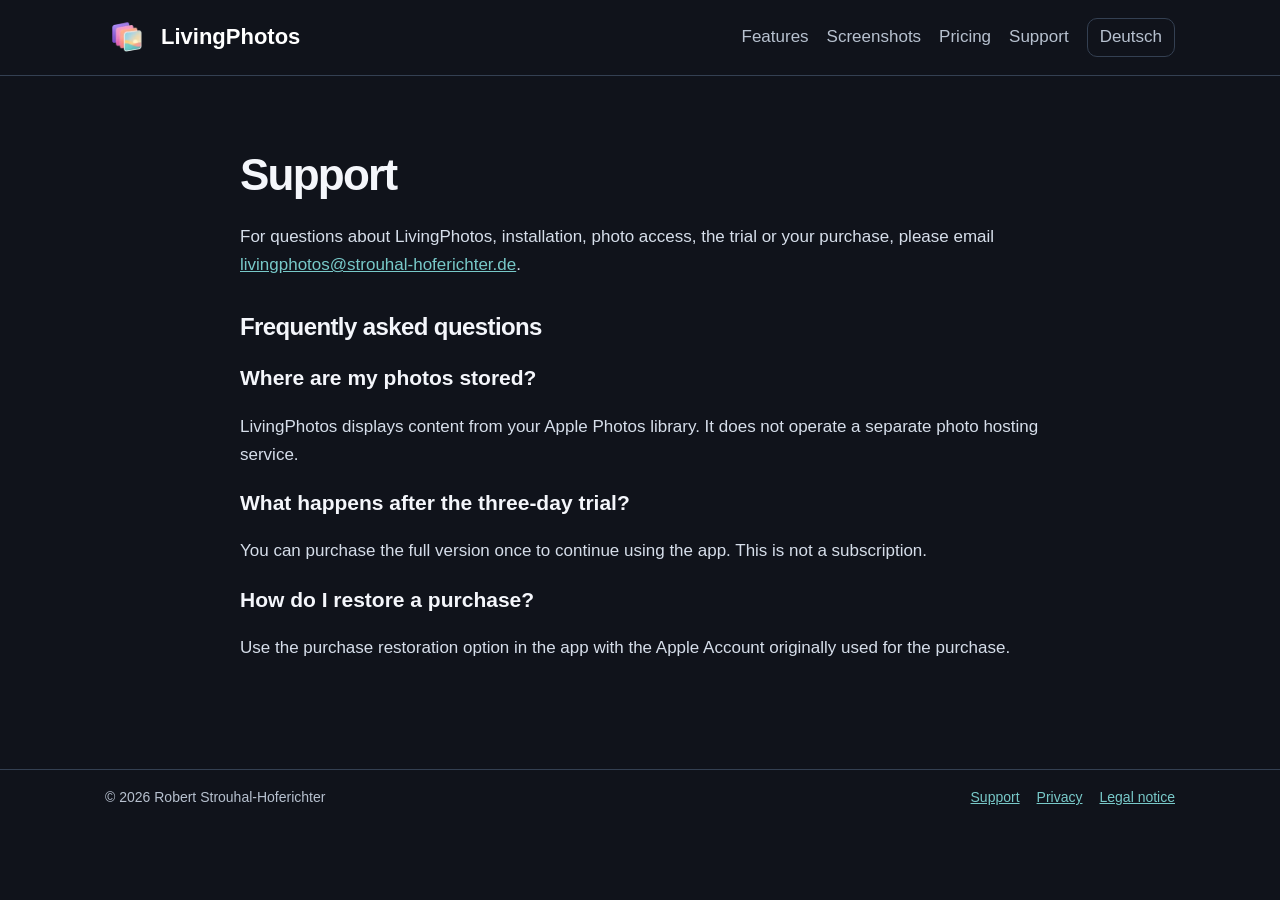
<file: support.html>
<!doctype html><html lang="en"><head><meta charset="utf-8"><meta name="viewport" content="width=device-width,initial-scale=1"><title>Support | LivingPhotos</title><meta name="theme-color" content="#10131b"><meta name="description" content="Bring years of memories to the biggest screen in your home. Explore your photo library by time, places and albums — and discover moments worth seeing again."><link rel="canonical" href="https://livingphotos.strouhal-hoferichter.de/support.html"><link rel="alternate" hreflang="en" href="https://livingphotos.strouhal-hoferichter.de/support.html"><link rel="alternate" hreflang="de" href="https://livingphotos.strouhal-hoferichter.de/de/support.html"><link rel="icon" type="image/svg+xml" href="assets/logo.svg"><link rel="stylesheet" href="assets/styles.css"></head><body><a class="skip" href="#content">Skip to content / Zum Inhalt</a><header><div class="wrap"><a class="brand" href="index.html"><img src="assets/logo.svg" alt="" width="43" height="43">LivingPhotos</a><nav class="nav" aria-label="Navigation"><a href="index.html#features">Features</a><a href="index.html#screenshots">Screenshots</a><a href="index.html#pricing">Pricing</a><a href="support.html">Support</a><a class="lang" href="/de/support.html" hreflang="de">Deutsch</a></nav></div></header><main id="content"><div class="wrap prose"><h1>Support</h1><p>For questions about LivingPhotos, installation, photo access, the trial or your purchase, please email <a href="mailto:livingphotos@strouhal-hoferichter.de">livingphotos@strouhal-hoferichter.de</a>.</p><h2>Frequently asked questions</h2><h3>Where are my photos stored?</h3><p>LivingPhotos displays content from your Apple Photos library. It does not operate a separate photo hosting service.</p><h3>What happens after the three-day trial?</h3><p>You can purchase the full version once to continue using the app. This is not a subscription.</p><h3>How do I restore a purchase?</h3><p>Use the purchase restoration option in the app with the Apple Account originally used for the purchase.</p></div></main><footer><div class="wrap"><span>© 2026 Robert Strouhal-Hoferichter</span><div class="footlinks"><a href="support.html">Support</a><a href="privacy.html">Privacy</a><a href="legal.html">Legal notice</a></div></div></footer></body></html>
</file>
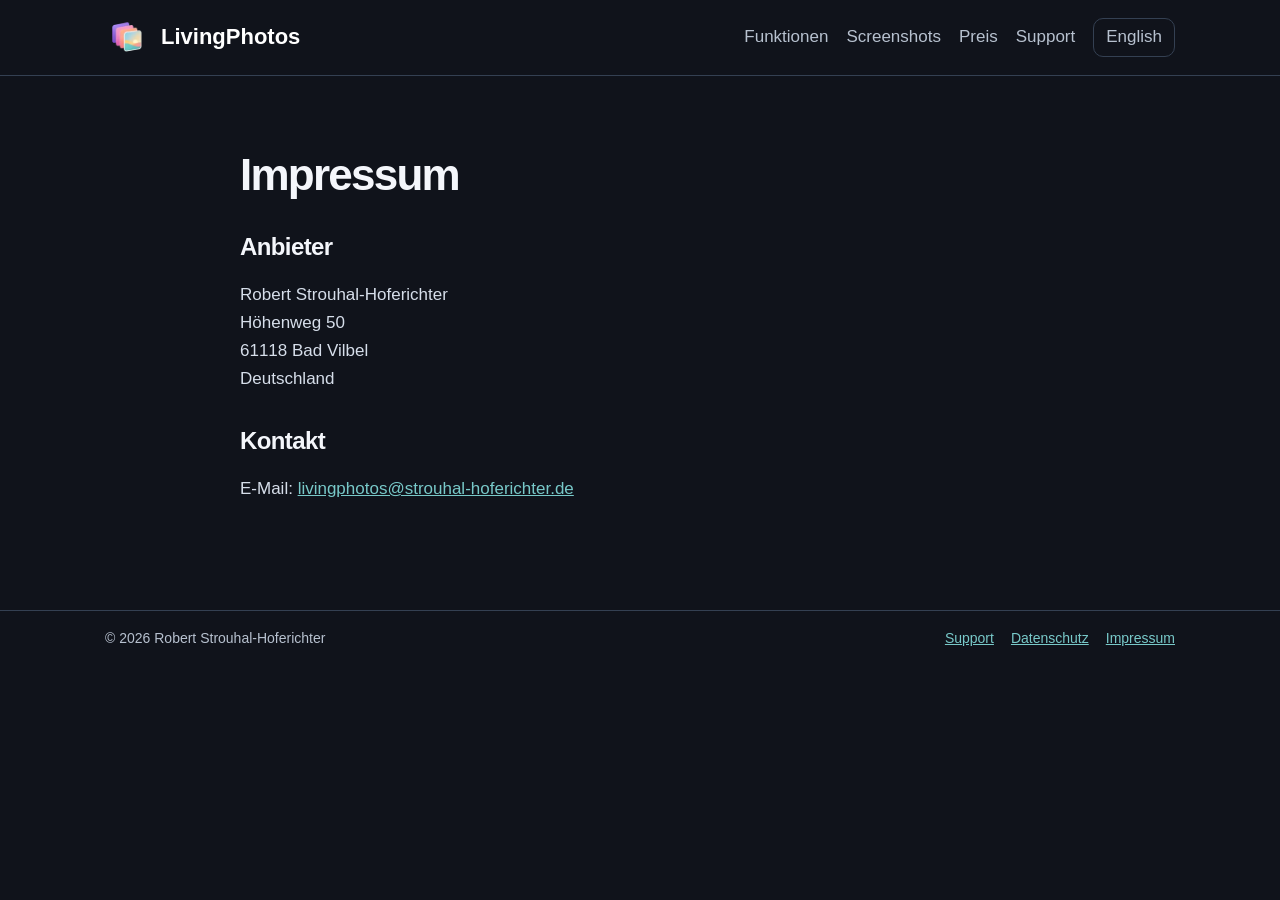
<file: de/legal.html>
<!doctype html><html lang="de"><head><meta charset="utf-8"><meta name="viewport" content="width=device-width,initial-scale=1"><title>Impressum | LivingPhotos</title><meta name="theme-color" content="#10131b"><meta name="description" content="Bring Deine Fotosammlung auf den großen Bildschirm. Entdecke Erinnerungen nach Jahren, Orten und Alben – und Bilder, die Du lange nicht gesehen hast."><link rel="canonical" href="https://livingphotos.strouhal-hoferichter.de/de/legal.html"><link rel="alternate" hreflang="en" href="https://livingphotos.strouhal-hoferichter.de/legal.html"><link rel="alternate" hreflang="de" href="https://livingphotos.strouhal-hoferichter.de/de/legal.html"><link rel="icon" type="image/svg+xml" href="../assets/logo.svg"><link rel="stylesheet" href="../assets/styles.css"></head><body><a class="skip" href="#content">Skip to content / Zum Inhalt</a><header><div class="wrap"><a class="brand" href="../index.html"><img src="../assets/logo.svg" alt="" width="43" height="43">LivingPhotos</a><nav class="nav" aria-label="Navigation"><a href="../de/index.html#features">Funktionen</a><a href="../de/index.html#screenshots">Screenshots</a><a href="../de/index.html#pricing">Preis</a><a href="../de/support.html">Support</a><a class="lang" href="/legal.html" hreflang="en">English</a></nav></div></header><main id="content"><div class="wrap prose"><h1>Impressum</h1><h2>Anbieter</h2><p>Robert Strouhal-Hoferichter<br>Höhenweg 50<br>61118 Bad Vilbel<br>Deutschland</p><h2>Kontakt</h2><p>E-Mail: <a href="mailto:livingphotos@strouhal-hoferichter.de">livingphotos@strouhal-hoferichter.de</a></p></div></main><footer><div class="wrap"><span>© 2026 Robert Strouhal-Hoferichter</span><div class="footlinks"><a href="../de/support.html">Support</a><a href="../de/privacy.html">Datenschutz</a><a href="../de/legal.html">Impressum</a></div></div></footer></body></html>
</file>
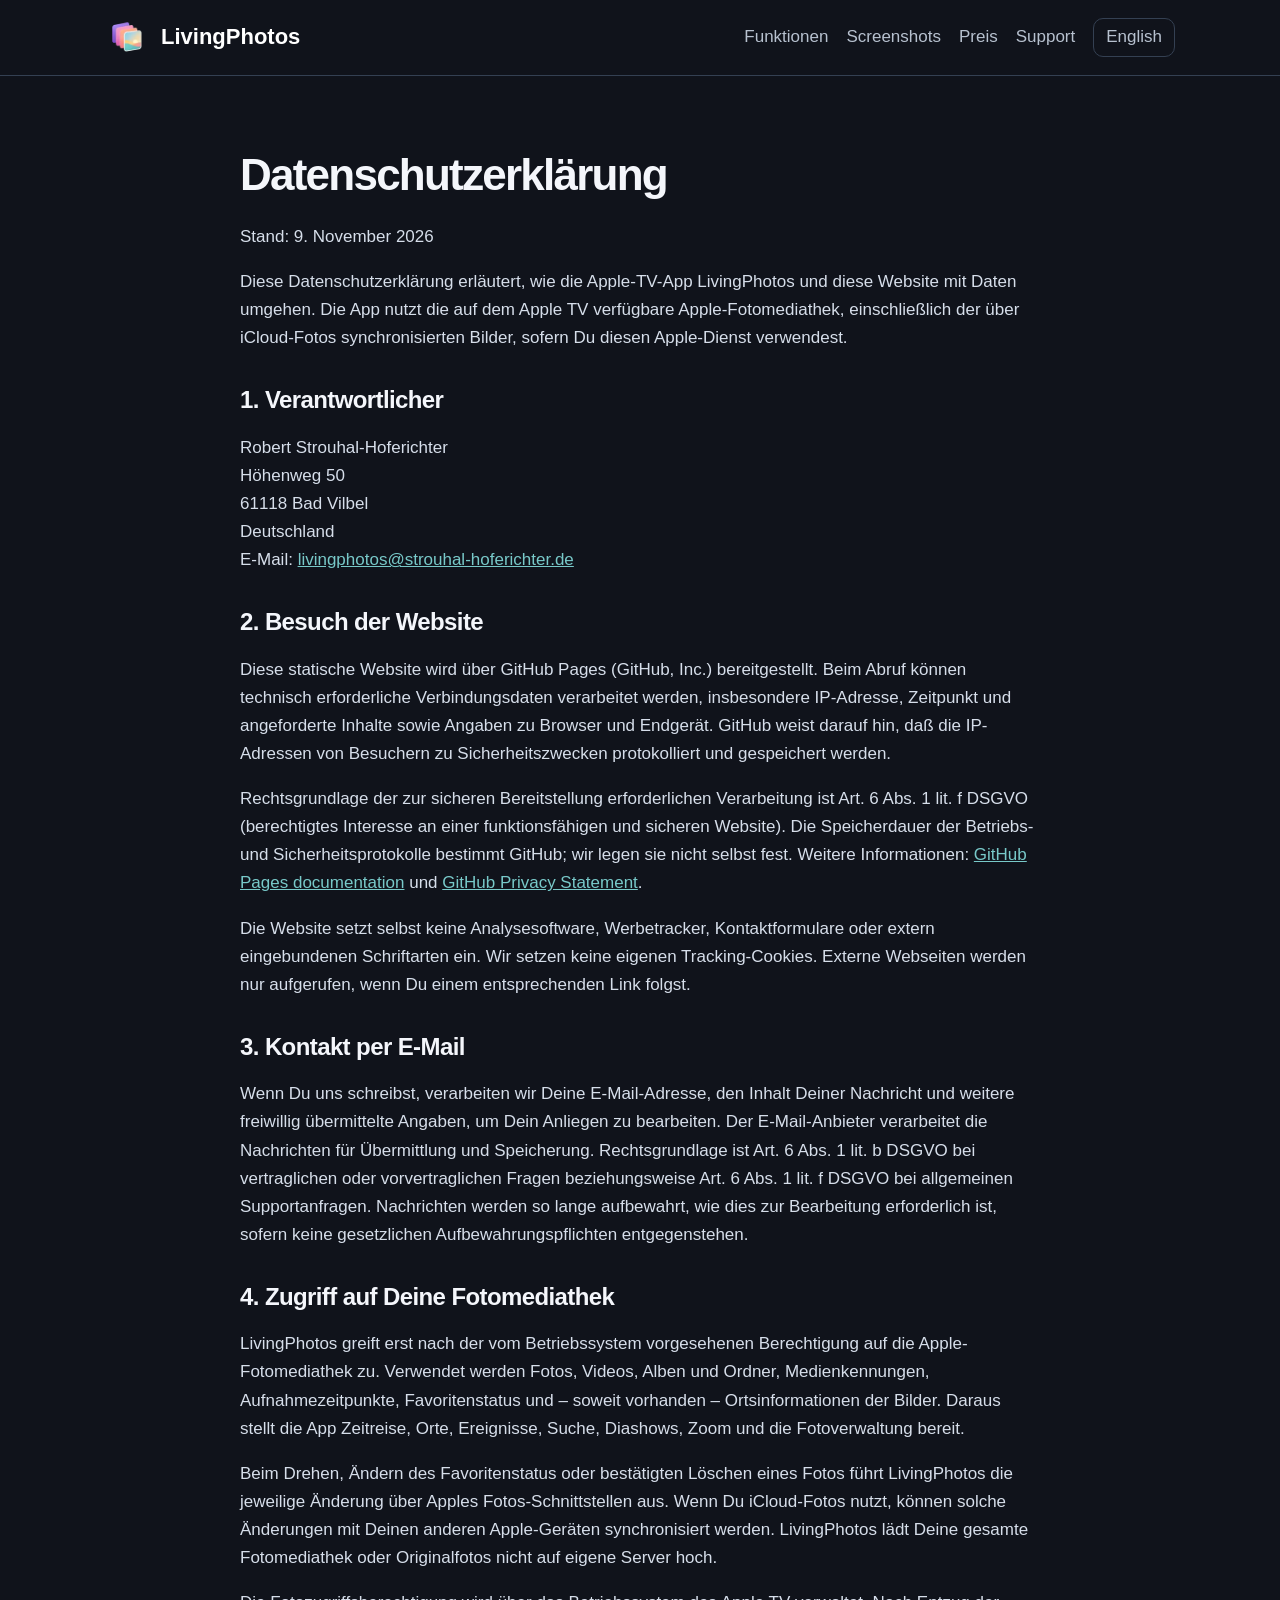
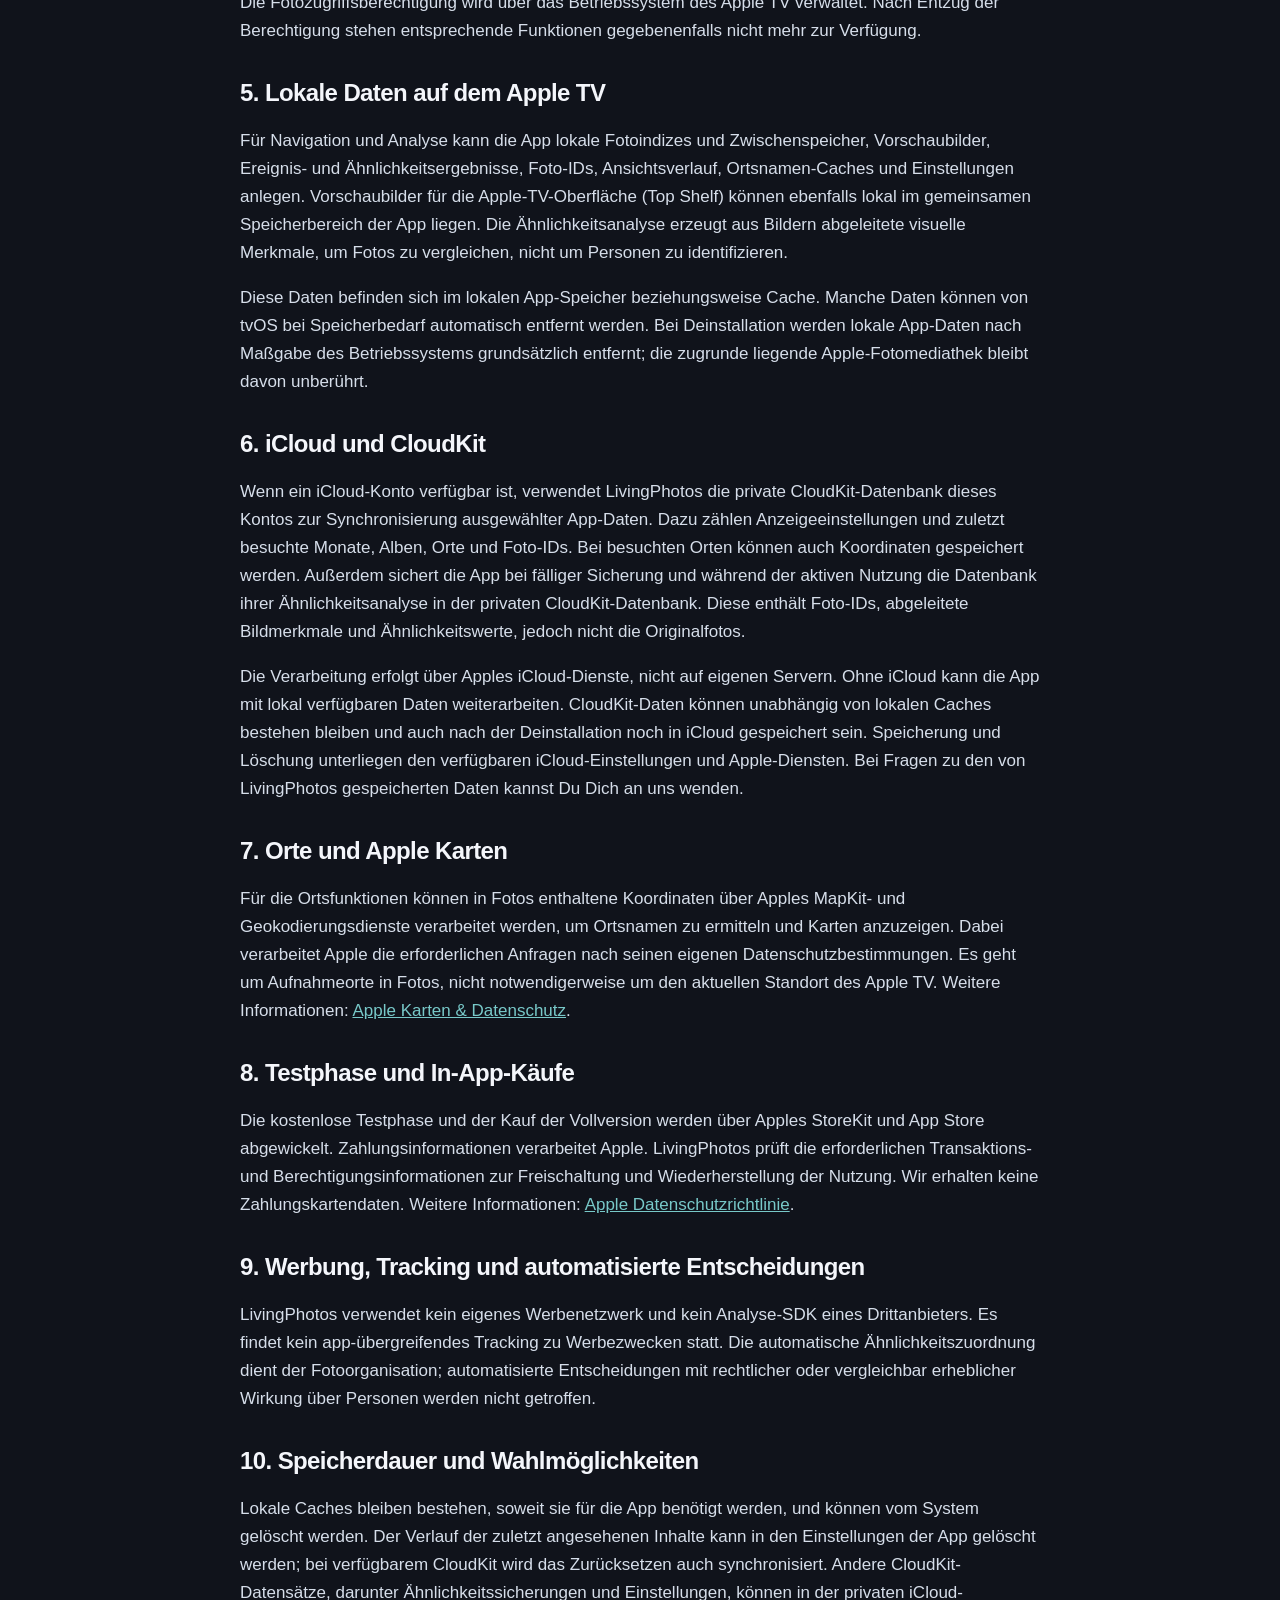
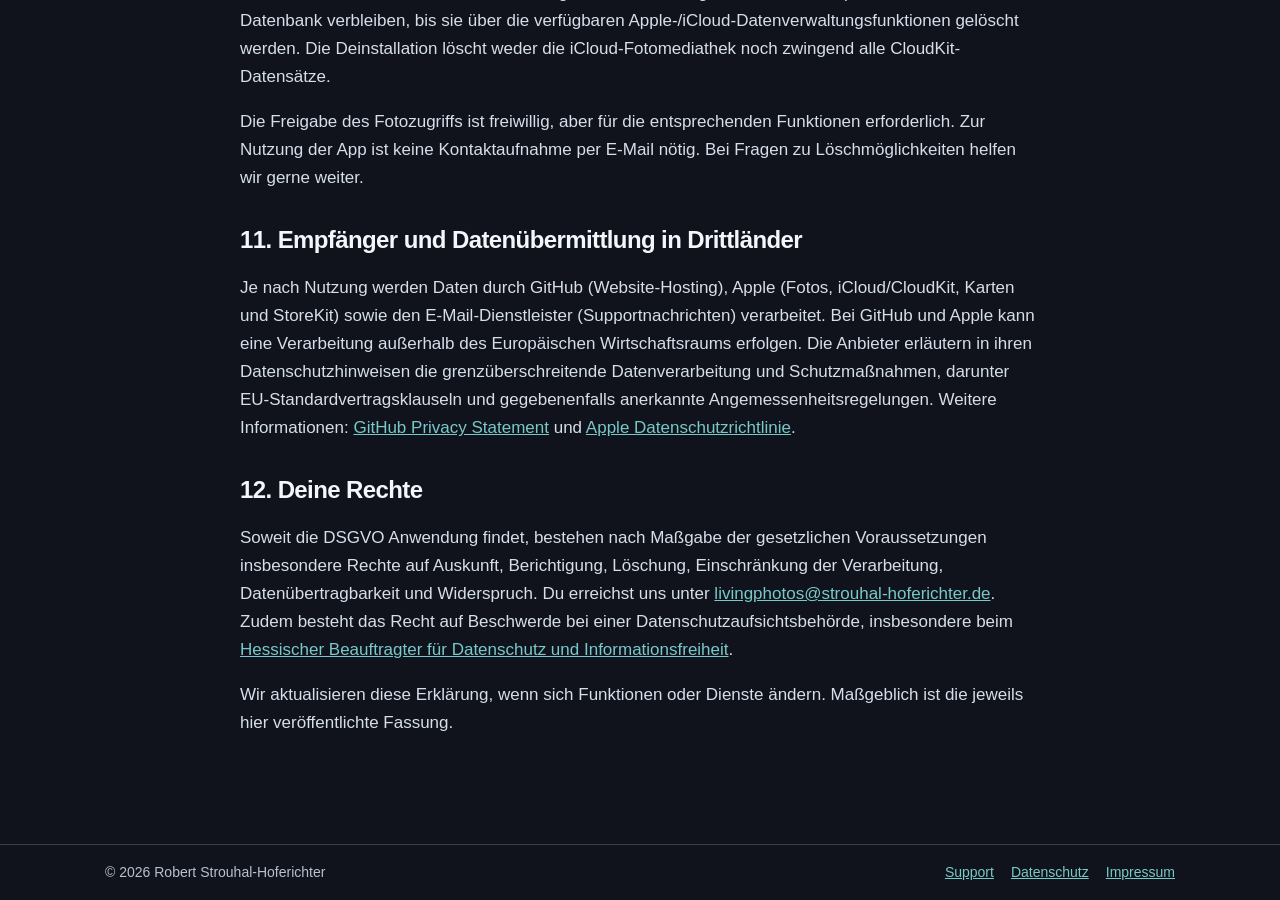
<file: de/privacy.html>
<!doctype html><html lang="de"><head><meta charset="utf-8"><meta name="viewport" content="width=device-width,initial-scale=1"><title>Datenschutzerklärung | LivingPhotos</title><meta name="theme-color" content="#10131b"><meta name="description" content="Bring Deine Fotosammlung auf den großen Bildschirm. Entdecke Erinnerungen nach Jahren, Orten und Alben – und Bilder, die Du lange nicht gesehen hast."><link rel="canonical" href="https://livingphotos.strouhal-hoferichter.de/de/privacy.html"><link rel="alternate" hreflang="en" href="https://livingphotos.strouhal-hoferichter.de/privacy.html"><link rel="alternate" hreflang="de" href="https://livingphotos.strouhal-hoferichter.de/de/privacy.html"><link rel="icon" type="image/svg+xml" href="../assets/logo.svg"><link rel="stylesheet" href="../assets/styles.css"></head><body><a class="skip" href="#content">Skip to content / Zum Inhalt</a><header><div class="wrap"><a class="brand" href="../index.html"><img src="../assets/logo.svg" alt="" width="43" height="43">LivingPhotos</a><nav class="nav" aria-label="Navigation"><a href="../de/index.html#features">Funktionen</a><a href="../de/index.html#screenshots">Screenshots</a><a href="../de/index.html#pricing">Preis</a><a href="../de/support.html">Support</a><a class="lang" href="/privacy.html" hreflang="en">English</a></nav></div></header><main id="content"><div class="wrap prose">
<h1>Datenschutzerklärung</h1>
<p>Stand: 9. November 2026</p>
<p>Diese Datenschutzerklärung erläutert, wie die Apple-TV-App LivingPhotos und diese Website mit Daten umgehen. Die App nutzt die auf dem Apple TV verfügbare Apple-Fotomediathek, einschließlich der über iCloud-Fotos synchronisierten Bilder, sofern Du diesen Apple-Dienst verwendest.</p>
<h2>1. Verantwortlicher</h2>
<p>Robert Strouhal-Hoferichter<br>Höhenweg 50<br>61118 Bad Vilbel<br>Deutschland<br>E-Mail: <a href="mailto:livingphotos@strouhal-hoferichter.de">livingphotos@strouhal-hoferichter.de</a></p>
<h2>2. Besuch der Website</h2>
<p>Diese statische Website wird über GitHub Pages (GitHub, Inc.) bereitgestellt. Beim Abruf können technisch erforderliche Verbindungsdaten verarbeitet werden, insbesondere IP-Adresse, Zeitpunkt und angeforderte Inhalte sowie Angaben zu Browser und Endgerät. GitHub weist darauf hin, daß die IP-Adressen von Besuchern zu Sicherheitszwecken protokolliert und gespeichert werden.</p>
<p>Rechtsgrundlage der zur sicheren Bereitstellung erforderlichen Verarbeitung ist Art. 6 Abs. 1 lit. f DSGVO (berechtigtes Interesse an einer funktionsfähigen und sicheren Website). Die Speicherdauer der Betriebs- und Sicherheitsprotokolle bestimmt GitHub; wir legen sie nicht selbst fest. Weitere Informationen: <a href="https://docs.github.com/en/pages/getting-started-with-github-pages/what-is-github-pages" target="_blank" rel="noopener noreferrer">GitHub Pages documentation</a> und <a href="https://docs.github.com/en/site-policy/privacy-policies/github-general-privacy-statement" target="_blank" rel="noopener noreferrer">GitHub Privacy Statement</a>.</p>
<p>Die Website setzt selbst keine Analysesoftware, Werbetracker, Kontaktformulare oder extern eingebundenen Schriftarten ein. Wir setzen keine eigenen Tracking-Cookies. Externe Webseiten werden nur aufgerufen, wenn Du einem entsprechenden Link folgst.</p>
<h2>3. Kontakt per E-Mail</h2>
<p>Wenn Du uns schreibst, verarbeiten wir Deine E-Mail-Adresse, den Inhalt Deiner Nachricht und weitere freiwillig übermittelte Angaben, um Dein Anliegen zu bearbeiten. Der E-Mail-Anbieter verarbeitet die Nachrichten für Übermittlung und Speicherung. Rechtsgrundlage ist Art. 6 Abs. 1 lit. b DSGVO bei vertraglichen oder vorvertraglichen Fragen beziehungsweise Art. 6 Abs. 1 lit. f DSGVO bei allgemeinen Supportanfragen. Nachrichten werden so lange aufbewahrt, wie dies zur Bearbeitung erforderlich ist, sofern keine gesetzlichen Aufbewahrungspflichten entgegenstehen.</p>
<h2>4. Zugriff auf Deine Fotomediathek</h2>
<p>LivingPhotos greift erst nach der vom Betriebssystem vorgesehenen Berechtigung auf die Apple-Fotomediathek zu. Verwendet werden Fotos, Videos, Alben und Ordner, Medienkennungen, Aufnahmezeitpunkte, Favoritenstatus und – soweit vorhanden – Ortsinformationen der Bilder. Daraus stellt die App Zeitreise, Orte, Ereignisse, Suche, Diashows, Zoom und die Fotoverwaltung bereit.</p>
<p>Beim Drehen, Ändern des Favoritenstatus oder bestätigten Löschen eines Fotos führt LivingPhotos die jeweilige Änderung über Apples Fotos-Schnittstellen aus. Wenn Du iCloud-Fotos nutzt, können solche Änderungen mit Deinen anderen Apple-Geräten synchronisiert werden. LivingPhotos lädt Deine gesamte Fotomediathek oder Originalfotos nicht auf eigene Server hoch.</p>
<p>Die Fotozugriffsberechtigung wird über das Betriebssystem des Apple TV verwaltet. Nach Entzug der Berechtigung stehen entsprechende Funktionen gegebenenfalls nicht mehr zur Verfügung.</p>
<h2>5. Lokale Daten auf dem Apple TV</h2>
<p>Für Navigation und Analyse kann die App lokale Fotoindizes und Zwischenspeicher, Vorschaubilder, Ereignis- und Ähnlichkeitsergebnisse, Foto-IDs, Ansichtsverlauf, Ortsnamen-Caches und Einstellungen anlegen. Vorschaubilder für die Apple-TV-Oberfläche (Top Shelf) können ebenfalls lokal im gemeinsamen Speicherbereich der App liegen. Die Ähnlichkeitsanalyse erzeugt aus Bildern abgeleitete visuelle Merkmale, um Fotos zu vergleichen, nicht um Personen zu identifizieren.</p>
<p>Diese Daten befinden sich im lokalen App-Speicher beziehungsweise Cache. Manche Daten können von tvOS bei Speicherbedarf automatisch entfernt werden. Bei Deinstallation werden lokale App-Daten nach Maßgabe des Betriebssystems grundsätzlich entfernt; die zugrunde liegende Apple-Fotomediathek bleibt davon unberührt.</p>
<h2>6. iCloud und CloudKit</h2>
<p>Wenn ein iCloud-Konto verfügbar ist, verwendet LivingPhotos die private CloudKit-Datenbank dieses Kontos zur Synchronisierung ausgewählter App-Daten. Dazu zählen Anzeigeeinstellungen und zuletzt besuchte Monate, Alben, Orte und Foto-IDs. Bei besuchten Orten können auch Koordinaten gespeichert werden. Außerdem sichert die App bei fälliger Sicherung und während der aktiven Nutzung die Datenbank ihrer Ähnlichkeitsanalyse in der privaten CloudKit-Datenbank. Diese enthält Foto-IDs, abgeleitete Bildmerkmale und Ähnlichkeitswerte, jedoch nicht die Originalfotos.</p>
<p>Die Verarbeitung erfolgt über Apples iCloud-Dienste, nicht auf eigenen Servern. Ohne iCloud kann die App mit lokal verfügbaren Daten weiterarbeiten. CloudKit-Daten können unabhängig von lokalen Caches bestehen bleiben und auch nach der Deinstallation noch in iCloud gespeichert sein. Speicherung und Löschung unterliegen den verfügbaren iCloud-Einstellungen und Apple-Diensten. Bei Fragen zu den von LivingPhotos gespeicherten Daten kannst Du Dich an uns wenden.</p>
<h2>7. Orte und Apple Karten</h2>
<p>Für die Ortsfunktionen können in Fotos enthaltene Koordinaten über Apples MapKit- und Geokodierungsdienste verarbeitet werden, um Ortsnamen zu ermitteln und Karten anzuzeigen. Dabei verarbeitet Apple die erforderlichen Anfragen nach seinen eigenen Datenschutzbestimmungen. Es geht um Aufnahmeorte in Fotos, nicht notwendigerweise um den aktuellen Standort des Apple TV. Weitere Informationen: <a href="https://www.apple.com/de/legal/privacy/data/de/apple-maps/" target="_blank" rel="noopener noreferrer">Apple Karten & Datenschutz</a>.</p>
<h2>8. Testphase und In-App-Käufe</h2>
<p>Die kostenlose Testphase und der Kauf der Vollversion werden über Apples StoreKit und App Store abgewickelt. Zahlungsinformationen verarbeitet Apple. LivingPhotos prüft die erforderlichen Transaktions- und Berechtigungsinformationen zur Freischaltung und Wiederherstellung der Nutzung. Wir erhalten keine Zahlungskartendaten. Weitere Informationen: <a href="https://www.apple.com/de/legal/privacy/de-ww/" target="_blank" rel="noopener noreferrer">Apple Datenschutzrichtlinie</a>.</p>
<h2>9. Werbung, Tracking und automatisierte Entscheidungen</h2>
<p>LivingPhotos verwendet kein eigenes Werbenetzwerk und kein Analyse-SDK eines Drittanbieters. Es findet kein app-übergreifendes Tracking zu Werbezwecken statt. Die automatische Ähnlichkeitszuordnung dient der Fotoorganisation; automatisierte Entscheidungen mit rechtlicher oder vergleichbar erheblicher Wirkung über Personen werden nicht getroffen.</p>
<h2>10. Speicherdauer und Wahlmöglichkeiten</h2>
<p>Lokale Caches bleiben bestehen, soweit sie für die App benötigt werden, und können vom System gelöscht werden. Der Verlauf der zuletzt angesehenen Inhalte kann in den Einstellungen der App gelöscht werden; bei verfügbarem CloudKit wird das Zurücksetzen auch synchronisiert. Andere CloudKit-Datensätze, darunter Ähnlichkeitssicherungen und Einstellungen, können in der privaten iCloud-Datenbank verbleiben, bis sie über die verfügbaren Apple-/iCloud-Datenverwaltungsfunktionen gelöscht werden. Die Deinstallation löscht weder die iCloud-Fotomediathek noch zwingend alle CloudKit-Datensätze.</p>
<p>Die Freigabe des Fotozugriffs ist freiwillig, aber für die entsprechenden Funktionen erforderlich. Zur Nutzung der App ist keine Kontaktaufnahme per E-Mail nötig. Bei Fragen zu Löschmöglichkeiten helfen wir gerne weiter.</p>
<h2>11. Empfänger und Datenübermittlung in Drittländer</h2>
<p>Je nach Nutzung werden Daten durch GitHub (Website-Hosting), Apple (Fotos, iCloud/CloudKit, Karten und StoreKit) sowie den E-Mail-Dienstleister (Supportnachrichten) verarbeitet. Bei GitHub und Apple kann eine Verarbeitung außerhalb des Europäischen Wirtschaftsraums erfolgen. Die Anbieter erläutern in ihren Datenschutzhinweisen die grenzüberschreitende Datenverarbeitung und Schutzmaßnahmen, darunter EU-Standardvertragsklauseln und gegebenenfalls anerkannte Angemessenheitsregelungen. Weitere Informationen: <a href="https://docs.github.com/en/site-policy/privacy-policies/github-general-privacy-statement" target="_blank" rel="noopener noreferrer">GitHub Privacy Statement</a> und <a href="https://www.apple.com/de/legal/privacy/de-ww/" target="_blank" rel="noopener noreferrer">Apple Datenschutzrichtlinie</a>.</p>
<h2>12. Deine Rechte</h2>
<p>Soweit die DSGVO Anwendung findet, bestehen nach Maßgabe der gesetzlichen Voraussetzungen insbesondere Rechte auf Auskunft, Berichtigung, Löschung, Einschränkung der Verarbeitung, Datenübertragbarkeit und Widerspruch. Du erreichst uns unter <a href="mailto:livingphotos@strouhal-hoferichter.de">livingphotos@strouhal-hoferichter.de</a>. Zudem besteht das Recht auf Beschwerde bei einer Datenschutzaufsichtsbehörde, insbesondere beim <a href="https://datenschutz.hessen.de/" target="_blank" rel="noopener noreferrer">Hessischer Beauftragter für Datenschutz und Informationsfreiheit</a>.</p>
<p>Wir aktualisieren diese Erklärung, wenn sich Funktionen oder Dienste ändern. Maßgeblich ist die jeweils hier veröffentlichte Fassung.</p>
</div></main><footer><div class="wrap"><span>© 2026 Robert Strouhal-Hoferichter</span><div class="footlinks"><a href="../de/support.html">Support</a><a href="../de/privacy.html">Datenschutz</a><a href="../de/legal.html">Impressum</a></div></div></footer></body></html>
</file>
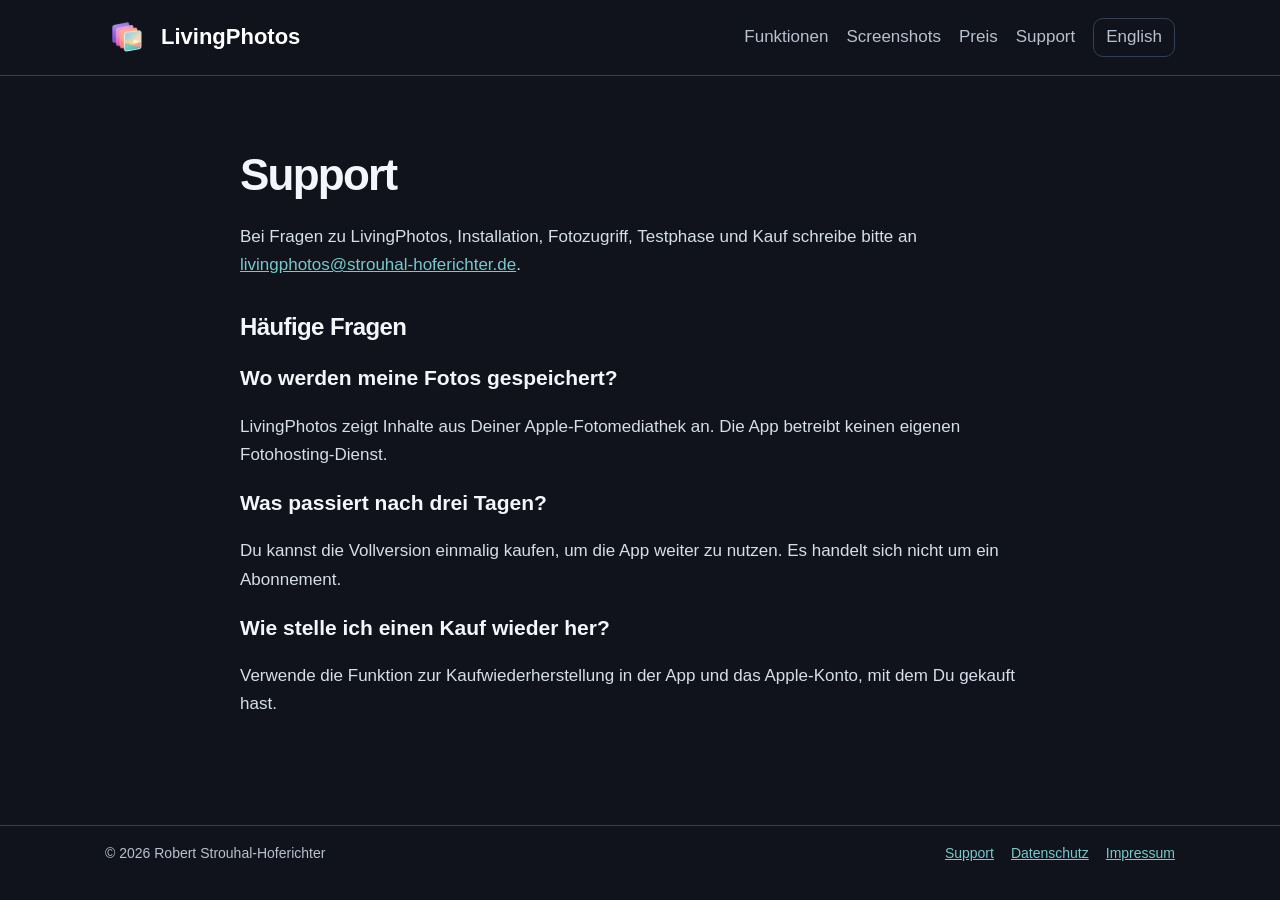
<file: de/support.html>
<!doctype html><html lang="de"><head><meta charset="utf-8"><meta name="viewport" content="width=device-width,initial-scale=1"><title>Support | LivingPhotos</title><meta name="theme-color" content="#10131b"><meta name="description" content="Bring Deine Fotosammlung auf den großen Bildschirm. Entdecke Erinnerungen nach Jahren, Orten und Alben – und Bilder, die Du lange nicht gesehen hast."><link rel="canonical" href="https://livingphotos.strouhal-hoferichter.de/de/support.html"><link rel="alternate" hreflang="en" href="https://livingphotos.strouhal-hoferichter.de/support.html"><link rel="alternate" hreflang="de" href="https://livingphotos.strouhal-hoferichter.de/de/support.html"><link rel="icon" type="image/svg+xml" href="../assets/logo.svg"><link rel="stylesheet" href="../assets/styles.css"></head><body><a class="skip" href="#content">Skip to content / Zum Inhalt</a><header><div class="wrap"><a class="brand" href="../index.html"><img src="../assets/logo.svg" alt="" width="43" height="43">LivingPhotos</a><nav class="nav" aria-label="Navigation"><a href="../de/index.html#features">Funktionen</a><a href="../de/index.html#screenshots">Screenshots</a><a href="../de/index.html#pricing">Preis</a><a href="../de/support.html">Support</a><a class="lang" href="/support.html" hreflang="en">English</a></nav></div></header><main id="content"><div class="wrap prose"><h1>Support</h1><p>Bei Fragen zu LivingPhotos, Installation, Fotozugriff, Testphase und Kauf schreibe bitte an <a href="mailto:livingphotos@strouhal-hoferichter.de">livingphotos@strouhal-hoferichter.de</a>.</p><h2>Häufige Fragen</h2><h3>Wo werden meine Fotos gespeichert?</h3><p>LivingPhotos zeigt Inhalte aus Deiner Apple-Fotomediathek an. Die App betreibt keinen eigenen Fotohosting-Dienst.</p><h3>Was passiert nach drei Tagen?</h3><p>Du kannst die Vollversion einmalig kaufen, um die App weiter zu nutzen. Es handelt sich nicht um ein Abonnement.</p><h3>Wie stelle ich einen Kauf wieder her?</h3><p>Verwende die Funktion zur Kaufwiederherstellung in der App und das Apple-Konto, mit dem Du gekauft hast.</p></div></main><footer><div class="wrap"><span>© 2026 Robert Strouhal-Hoferichter</span><div class="footlinks"><a href="../de/support.html">Support</a><a href="../de/privacy.html">Datenschutz</a><a href="../de/legal.html">Impressum</a></div></div></footer></body></html>
</file>
<file: assets/styles.css>
:root{color-scheme:dark;--bg:#10131b;--surface:#1d2533;--text:#f4f6fb;--muted:#b7c1cf;--line:#344052;--accent:#78c9c9}*{box-sizing:border-box}html{scroll-behavior:smooth}body{margin:0;font:17px/1.65 -apple-system,BlinkMacSystemFont,"Segoe UI",sans-serif;background:var(--bg);color:var(--text)}a{color:var(--accent)}.wrap{max-width:1120px;margin:auto;padding:0 25px}.skip{position:absolute;left:-9999px}.skip:focus{left:15px;top:15px}header{border-bottom:1px solid var(--line)}header .wrap,footer .wrap{display:flex;justify-content:space-between;align-items:center;gap:22px;flex-wrap:wrap;padding-top:16px;padding-bottom:16px}.brand{display:flex;align-items:center;gap:13px;font-size:22px;font-weight:750;color:white;text-decoration:none}.brand img{width:43px;height:43px}.nav{display:flex;gap:18px;flex-wrap:wrap;align-items:center}.nav a{text-decoration:none;color:var(--muted)}.nav a:hover{color:white}.lang{border:1px solid var(--line);padding:4px 12px;border-radius:10px}.hero{padding-top:95px;padding-bottom:105px;text-align:center}.eyebrow{color:var(--accent);font-size:14px;font-weight:750;text-transform:uppercase;letter-spacing:.12em}h1{font-size:clamp(42px,7vw,76px);line-height:1.12;letter-spacing:-.04em;margin:24px 0}h2{font-size:clamp(28px,4vw,41px);line-height:1.16;letter-spacing:-.025em}h3{font-size:21px;margin:0 0 8px}.hero p{max-width:730px;margin:auto;color:var(--muted);font-size:21px}.pill{display:inline-block;margin-top:30px;border:1px solid #447b83;border-radius:100px;padding:8px 18px;color:#b2eeee}.section{padding-top:38px;padding-bottom:66px}.lead{color:var(--muted);max-width:770px}.cards{display:grid;grid-template-columns:repeat(3,minmax(0,1fr));gap:16px;margin-top:28px}.card,.shot,.price{background:var(--surface);border:1px solid var(--line);border-radius:18px;padding:25px}.card p,.shot figcaption{color:var(--muted);margin:0}.showcase{display:grid;grid-template-columns:repeat(2,minmax(0,1fr));gap:20px}.shot{margin:0;padding:12px;overflow:hidden}.shot img{display:block;width:100%;height:auto;max-width:100%;object-fit:contain;aspect-ratio:auto;border-radius:12px}.shot .placeholder{aspect-ratio:16/9;display:grid;place-content:center;text-align:center;border-radius:12px;background:linear-gradient(135deg,#344354,#17222c);color:#d8e7ef}.shot figcaption{padding:13px 8px}.shot strong{display:block;color:white}.price{max-width:640px}.price strong{font-size:50px}.button{display:inline-block;padding:11px 22px;background:#b0e7e6;color:#08191c;text-decoration:none;border-radius:10px;font-weight:750}.prose{max-width:850px;padding-top:50px;padding-bottom:90px}.prose h1{font-size:44px}.prose h2{font-size:24px;margin-top:34px}.prose p{color:#d6deea}.notice{background:#29303b;border-left:3px solid var(--accent);padding:16px 20px;border-radius:8px}footer{border-top:1px solid var(--line);color:var(--muted);font-size:14px}.footlinks{display:flex;gap:17px;flex-wrap:wrap}@media(max-width:770px){.cards{grid-template-columns:1fr 1fr}.showcase{grid-template-columns:1fr}.hero{padding-top:68px;padding-bottom:58px}}@media(max-width:520px){.cards{grid-template-columns:1fr}header .wrap{align-items:flex-start}.nav{gap:11px}.hero p{font-size:18px}}
</file>
